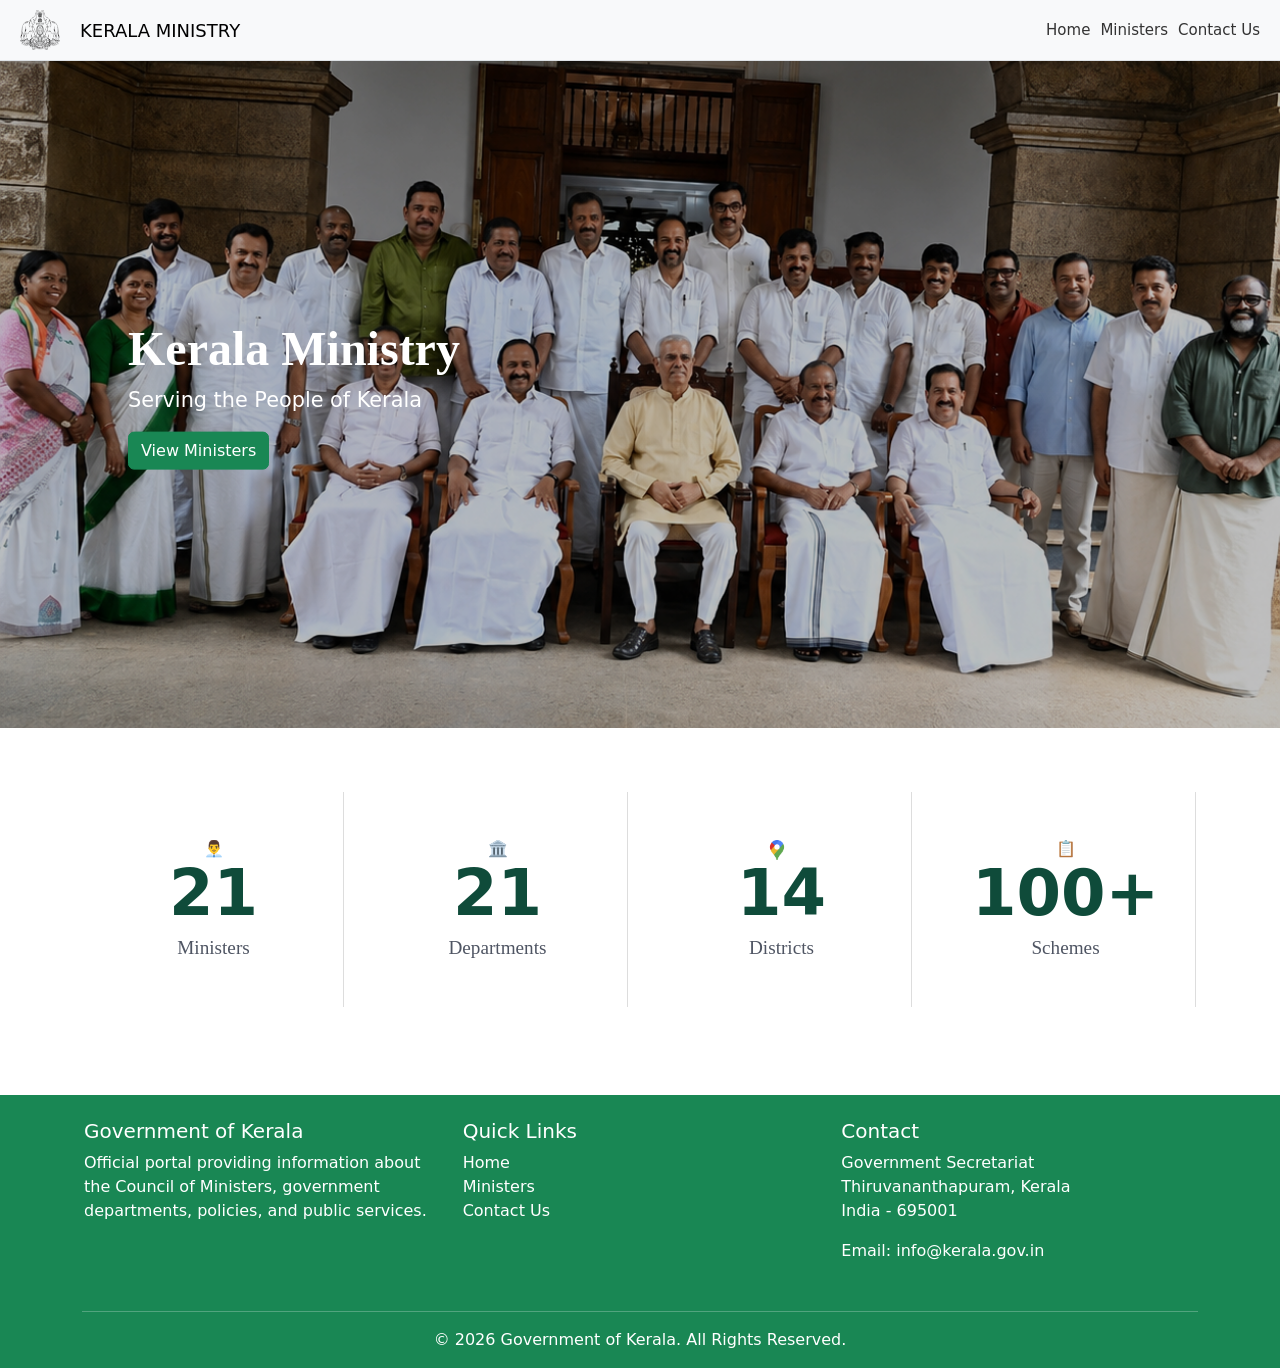
<file: index.html>
<!DOCTYPE html>
<html lang="en">
<head>
    <meta charset="UTF-8">
    <meta name="viewport" content="width=device-width, initial-scale=1.0">
    <title>Kerala Ministry</title>
    <link rel="stylesheet" href="style.css">
    <link href="https://cdn.jsdelivr.net/npm/bootstrap@5.3.8/dist/css/bootstrap.min.css" rel="stylesheet" integrity="sha384-sRIl4kxILFvY47J16cr9ZwB07vP4J8+LH7qKQnuqkuIAvNWLzeN8tE5YBujZqJLB" crossorigin="anonymous">
</head>
<body>
    <nav class="navbar-container">
        <div>
            <img src="govt-logo.png" alt="Kerala Logo" class="logo">
            <a href="#">KERALA MINISTRY</a>
        </div>
        <div class="nav-links">
            <a href="index.html">Home</a>
            <a href="ministers.html">Ministers</a>
            <a href="contact.html">Contact Us</a>
        </div>
    </nav>
    <div class="hero-section">
    <img src="all-ministers.png"
         alt="group photo of all ministers"
         class="ministers-grp-image">

    <div class="hero-text">
        <h1>Kerala Ministry</h1>
        <p>Serving the People of Kerala</p>
            <a href="ministers.html"><button class="btn btn-success">View Ministers</button></a>
    </div>
</div>
<section class="stats-section"> 
    <div class="container">
        <div class="row text-center g-4">

            <div class="col-md-3 col-6">
                <div class="stat-box">
                    <div class="icon">👨‍💼</div>
                    <h2>21</h2>
                    <p>Ministers</p>
                </div>
            </div>

            <div class="col-md-3 col-6">
                <div class="stat-box">
                    <div class="icon">🏛️</div>
                    <h2>21</h2>
                    <p>Departments</p>
                </div>
            </div>

            <div class="col-md-3 col-6">
                <div class="stat-box">
                    <div class="icon">
                        <img src="google-maps.png" alt="Districts Icon" class="icon-image">
                    </div>
                    <h2>14</h2>
                    <p>Districts</p>
                </div>
            </div>

            <div class="col-md-3 col-6">
                <div class="stat-box">
                    <div class="icon">📋</div>
                    <h2>100+</h2>
                    <p>Schemes</p>
                </div>
            </div>

        </div>
    </div>
</section>
<footer class="bg-success text-white pt-4 pb-3 mt-5">
    <div class="container">
        <div class="row">

            <!-- Ministry Information -->
            <div class="col-md-4 mb-3">
                <h5>Government of Kerala</h5>
                <p>
                    Official portal providing information about the Council of Ministers,
                    government departments, policies, and public services.
                </p>
            </div>

            <!-- Quick Links -->
            <div class="col-md-4 mb-3">
                <h5>Quick Links</h5>
                <ul class="list-unstyled">
                    <li><a href="index.html" class="text-white text-decoration-none">Home</a></li>
                    <li><a href="ministers.html" class="text-white text-decoration-none">Ministers</a></li>
                    <li><a href="contact.html" class="text-white text-decoration-none">Contact Us</a></li>
                </ul>
            </div>

            <!-- Contact Information -->
            <div class="col-md-4 mb-3">
                <h5>Contact</h5>
                <p>
                    Government Secretariat<br>
                    Thiruvananthapuram, Kerala<br>
                    India - 695001
                </p>
                <p>Email: info@kerala.gov.in</p>
            </div>

        </div>

        <hr class="border-light">

        <div class="text-center">
            <p class="mb-0">
                © 2026 Government of Kerala. All Rights Reserved.
            </p>
        </div>
    </div>
</footer>
    <script src="https://cdn.jsdelivr.net/npm/bootstrap@5.3.8/dist/js/bootstrap.bundle.min.js" integrity="sha384-FKyoEForCGlyvwx9Hj09JcYn3nv7wiPVlz7YYwJrWVcXK/BmnVDxM+D2scQbITxI" crossorigin="anonymous"></script>
</body>
</html>
</file>
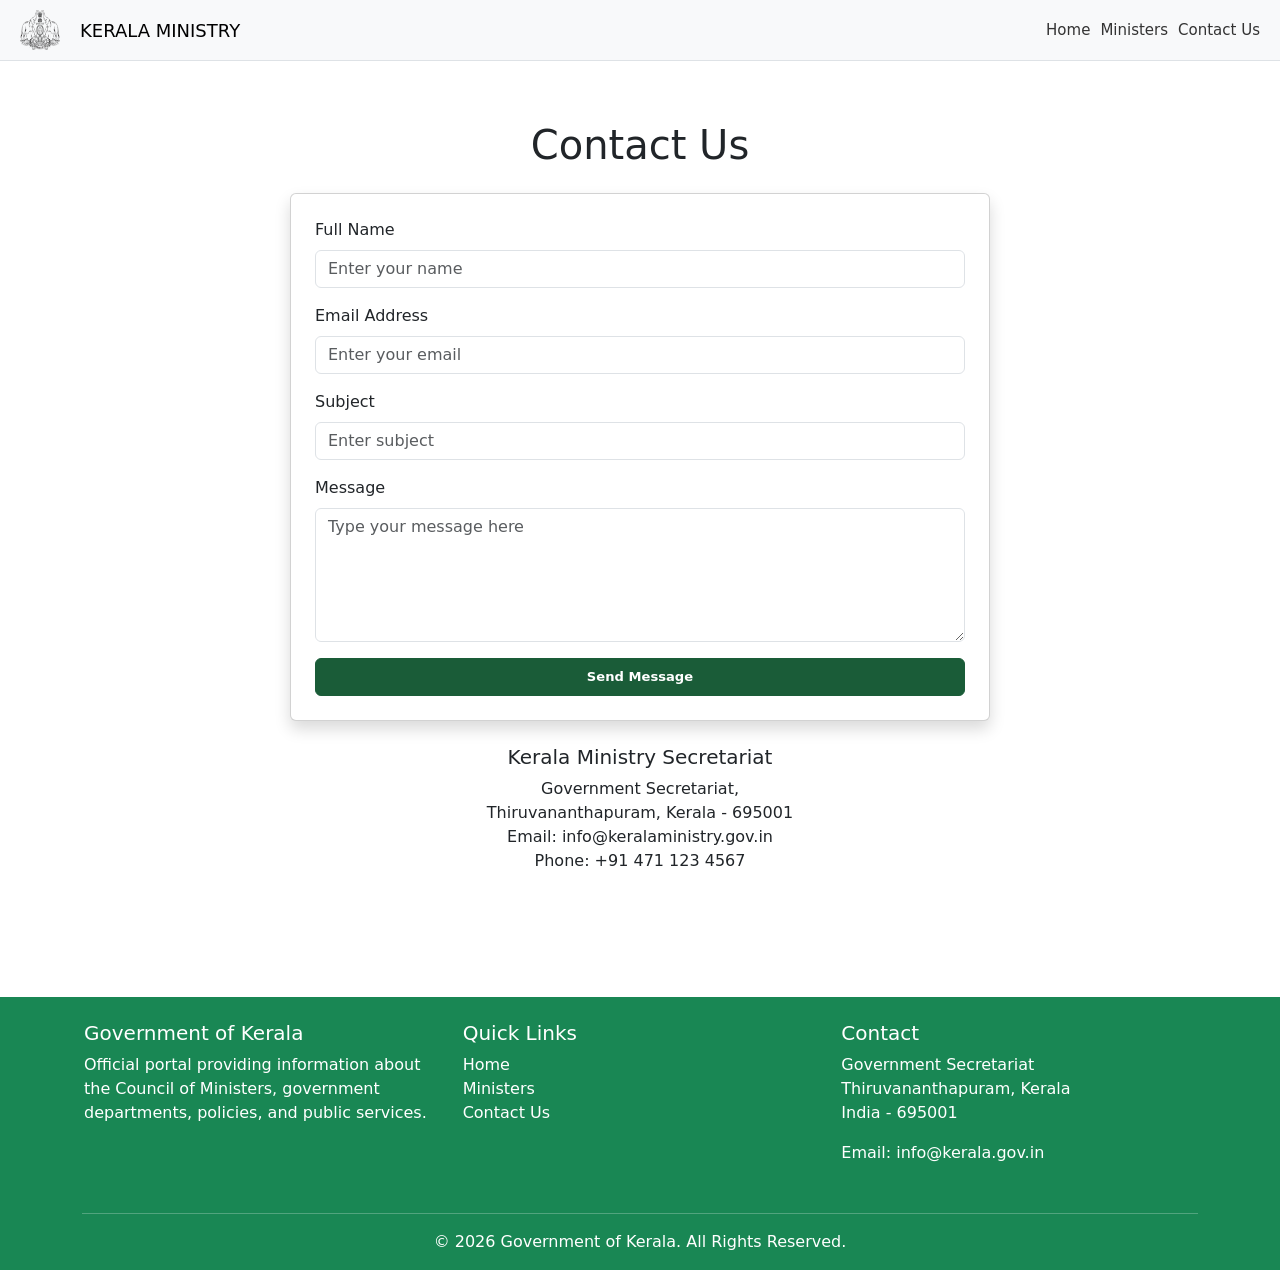
<file: contact.html>
<!DOCTYPE html>
<html lang="en">
<head>
    <meta charset="UTF-8">
    <meta name="viewport" content="width=device-width, initial-scale=1.0">
    <title>Contact Us - Kerala Ministry</title>
    <link rel="stylesheet" href="style.css">
    <link href="https://cdn.jsdelivr.net/npm/bootstrap@5.3.8/dist/css/bootstrap.min.css" rel="stylesheet">

</head>
<body>

    <!-- Navbar -->
    <nav class="navbar-container">
        <div>
            <img src="govt-logo.png" alt="Kerala Logo" class="logo">
            <a href="#">KERALA MINISTRY</a>
        </div>

        <div class="nav-links">
            <a href="index.html">Home</a>
            <a href="ministers.html">Ministers</a>
            <a href="contact.html">Contact Us</a>
        </div>
    </nav>

    <!-- Contact Section -->
    <section class="contact-section">
        <div class="container">
            <h1 class="text-center mb-4">Contact Us</h1>

            <div class="card shadow contact-card">
                <div class="card-body p-4">

                    <form>
                        <div class="mb-3">
                            <label class="form-label">Full Name</label>
                            <input type="text" class="form-control" placeholder="Enter your name">
                        </div>

                        <div class="mb-3">
                            <label class="form-label">Email Address</label>
                            <input type="email" class="form-control" placeholder="Enter your email">
                        </div>

                        <div class="mb-3">
                            <label class="form-label">Subject</label>
                            <input type="text" class="form-control" placeholder="Enter subject">
                        </div>

                        <div class="mb-3">
                            <label class="form-label">Message</label>
                            <textarea class="form-control" rows="5" placeholder="Type your message here"></textarea>
                        </div>

                        <button type="submit" class="btn btn-primary w-100">
                            Send Message
                        </button>
                    </form>

                </div>
            </div>

            <div class="text-center mt-4">
                <h5>Kerala Ministry Secretariat</h5>
                <p>
                    Government Secretariat,<br>
                    Thiruvananthapuram, Kerala - 695001<br>
                    Email: info@keralaministry.gov.in<br>
                    Phone: +91 471 123 4567
                </p>
            </div>
        </div>
    </section>
    <footer class="bg-success text-white pt-4 pb-3 mt-5">
    <div class="container">
        <div class="row">

            <!-- Ministry Information -->
            <div class="col-md-4 mb-3">
                <h5>Government of Kerala</h5>
                <p>
                    Official portal providing information about the Council of Ministers,
                    government departments, policies, and public services.
                </p>
            </div>

            <!-- Quick Links -->
            <div class="col-md-4 mb-3">
                <h5>Quick Links</h5>
                <ul class="list-unstyled">
                    <li><a href="index.html" class="text-white text-decoration-none">Home</a></li>
                    <li><a href="ministers.html" class="text-white text-decoration-none">Ministers</a></li>
                    <li><a href="contact.html" class="text-white text-decoration-none">Contact Us</a></li>
                </ul>
            </div>

            <!-- Contact Information -->
            <div class="col-md-4 mb-3">
                <h5>Contact</h5>
                <p>
                    Government Secretariat<br>
                    Thiruvananthapuram, Kerala<br>
                    India - 695001
                </p>
                <p>Email: info@kerala.gov.in</p>
            </div>

        </div>

        <hr class="border-light">

        <div class="text-center">
            <p class="mb-0">
                © 2026 Government of Kerala. All Rights Reserved.
            </p>
        </div>
    </div>
</footer>

</body>
</html>
</file>
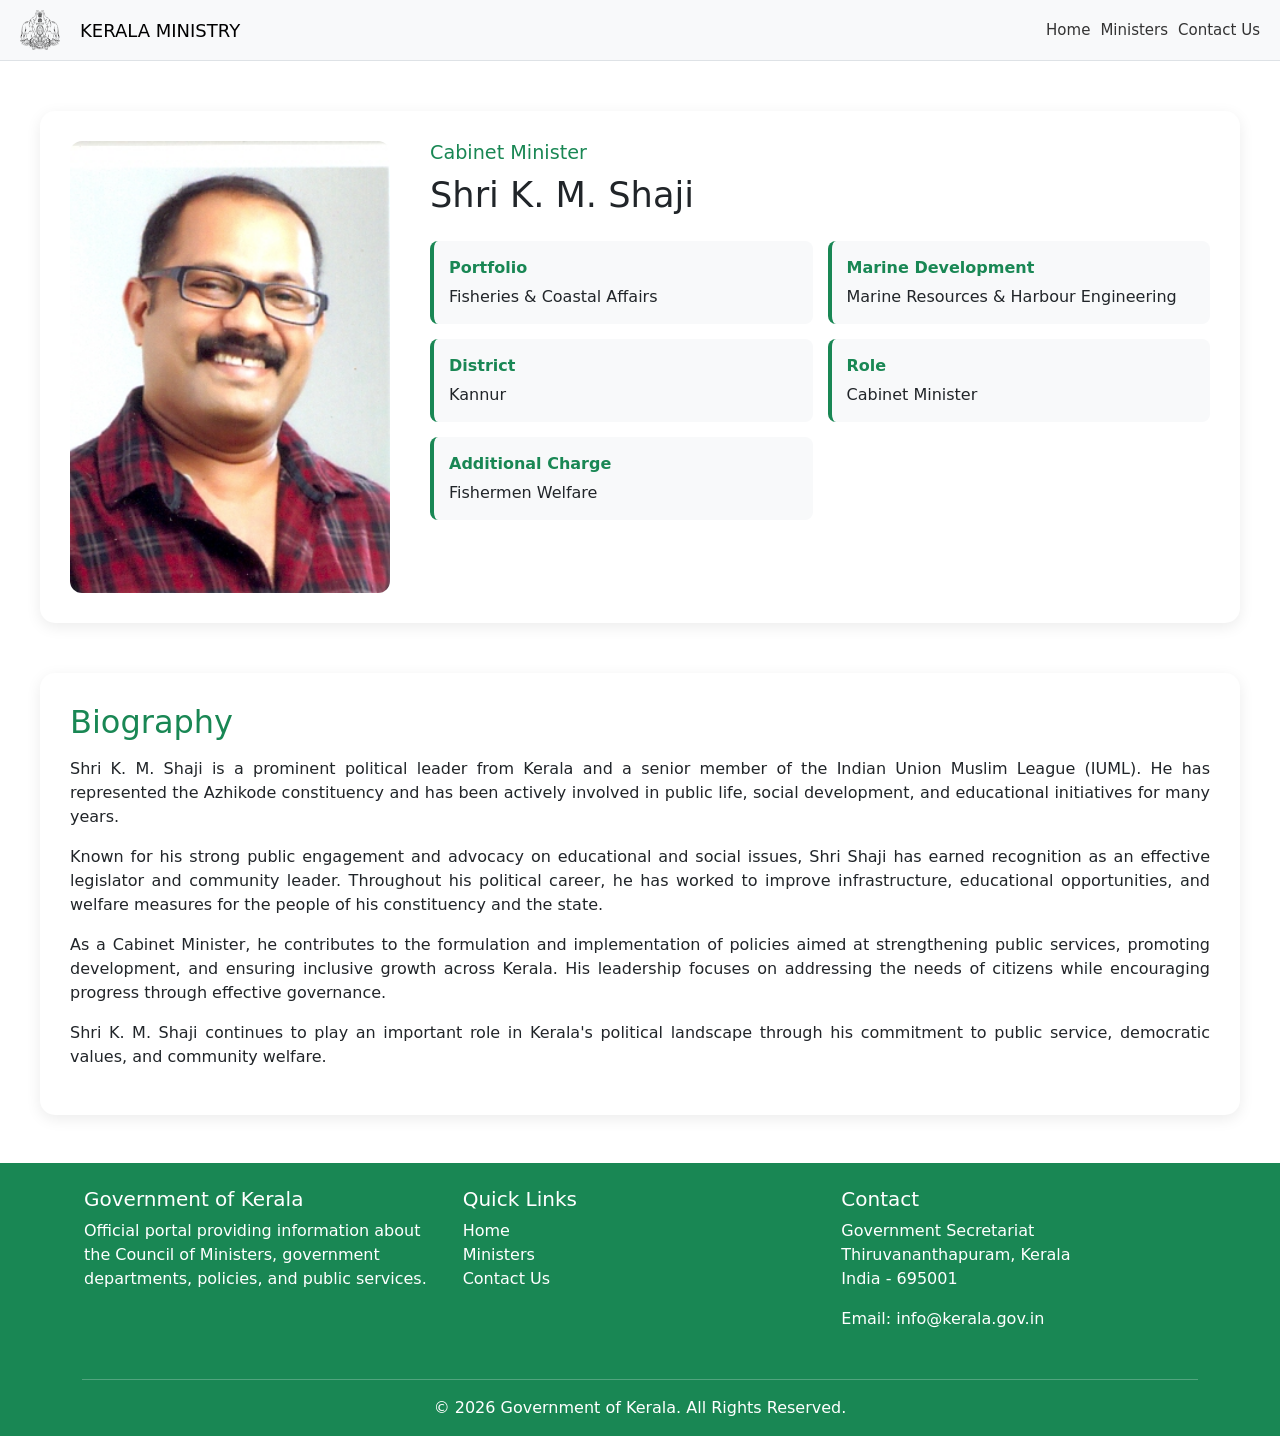
<file: kmshaji.html>
<!DOCTYPE html>
<html lang="en">
<head>
    <meta charset="UTF-8">
    <meta name="viewport" content="width=device-width, initial-scale=1.0">
    <title>K. M. Shaji | Kerala Ministry</title>

    <link rel="stylesheet" href="style.css">

    <link href="https://cdn.jsdelivr.net/npm/bootstrap@5.3.8/dist/css/bootstrap.min.css"
          rel="stylesheet"
          integrity="sha384-sRIl4kxILFvY47J16cr9ZwB07vP4J8+LH7qKQnuqkuIAvNWLzeN8tE5YBujZqJLB"
          crossorigin="anonymous">
</head>

<body>

    <!-- Navbar -->
    <nav class="navbar-container">
        <div>
            <img src="govt-logo.png" alt="Kerala Logo" class="logo">
            <a href="#">KERALA MINISTRY</a>
        </div>

        <div class="nav-links">
            <a href="index.html">Home</a>
            <a href="ministers.html">Ministers</a>
            <a href="contact.html">Contact Us</a>
        </div>
    </nav>

    <!-- Minister Profile -->
    <section class="minister-section">

        <img src="K. M. Shaji.jpg"
             alt="Shri K. M. Shaji">

        <div class="minister-details">

            <h2>Cabinet Minister</h2>
            <h1>Shri K. M. Shaji</h1>

            <div class="info-grid">

                <div class="info-item">
                <span class="label">Portfolio</span>
                <span>Fisheries & Coastal Affairs</span>
            </div>

            <div class="info-item">
                <span class="label">Marine Development</span>
                <span>Marine Resources & Harbour Engineering</span>
            </div>

            <div class="info-item">
                <span class="label">District</span>
                <span>Kannur</span>
            </div>

            <div class="info-item">
                <span class="label">Role</span>
                <span>Cabinet Minister</span>
            </div>

            <div class="info-item">
                <span class="label">Additional Charge</span>
                <span>Fishermen Welfare</span>
            </div>

            </div>

        </div>

    </section>

    <!-- Biography -->
    <section class="biography">
        <h2>Biography</h2>

        <p>
            Shri K. M. Shaji is a prominent political leader from Kerala and a
            senior member of the Indian Union Muslim League (IUML). He has
            represented the Azhikode constituency and has been actively involved
            in public life, social development, and educational initiatives for
            many years.
        </p>

        <p>
            Known for his strong public engagement and advocacy on educational
            and social issues, Shri Shaji has earned recognition as an effective
            legislator and community leader. Throughout his political career, he
            has worked to improve infrastructure, educational opportunities,
            and welfare measures for the people of his constituency and the
            state.
        </p>

        <p>
            As a Cabinet Minister, he contributes to the formulation and
            implementation of policies aimed at strengthening public services,
            promoting development, and ensuring inclusive growth across Kerala.
            His leadership focuses on addressing the needs of citizens while
            encouraging progress through effective governance.
        </p>

        <p>
            Shri K. M. Shaji continues to play an important role in Kerala's
            political landscape through his commitment to public service,
            democratic values, and community welfare.
        </p>
    </section>

    <!-- Footer -->
    <footer class="bg-success text-white pt-4 pb-3 mt-5">
        <div class="container">

            <div class="row">

                <div class="col-md-4 mb-3">
                    <h5>Government of Kerala</h5>
                    <p>
                        Official portal providing information about the Council
                        of Ministers, government departments, policies, and
                        public services.
                    </p>
                </div>

                <div class="col-md-4 mb-3">
                    <h5>Quick Links</h5>
                    <ul class="list-unstyled">
                        <li><a href="index.html" class="text-white text-decoration-none">Home</a></li>
                        <li><a href="ministers.html" class="text-white text-decoration-none">Ministers</a></li>
                        <li><a href="contact.html" class="text-white text-decoration-none">Contact Us</a></li>
                    </ul>
                </div>

                <div class="col-md-4 mb-3">
                    <h5>Contact</h5>
                    <p>
                        Government Secretariat<br>
                        Thiruvananthapuram, Kerala<br>
                        India - 695001
                    </p>
                    <p>Email: info@kerala.gov.in</p>
                </div>

            </div>

            <hr class="border-light">

            <div class="text-center">
                <p class="mb-0">
                    © 2026 Government of Kerala. All Rights Reserved.
                </p>
            </div>

        </div>
    </footer>

    <script src="https://cdn.jsdelivr.net/npm/bootstrap@5.3.8/dist/js/bootstrap.bundle.min.js"
            integrity="sha384-FKyoEForCGlyvwx9Hj09JcYn3nv7wiPVlz7YYwJrWVcXK/BmnVDxM+D2scQbITxI"
            crossorigin="anonymous"></script>

</body>
</html>
</file>
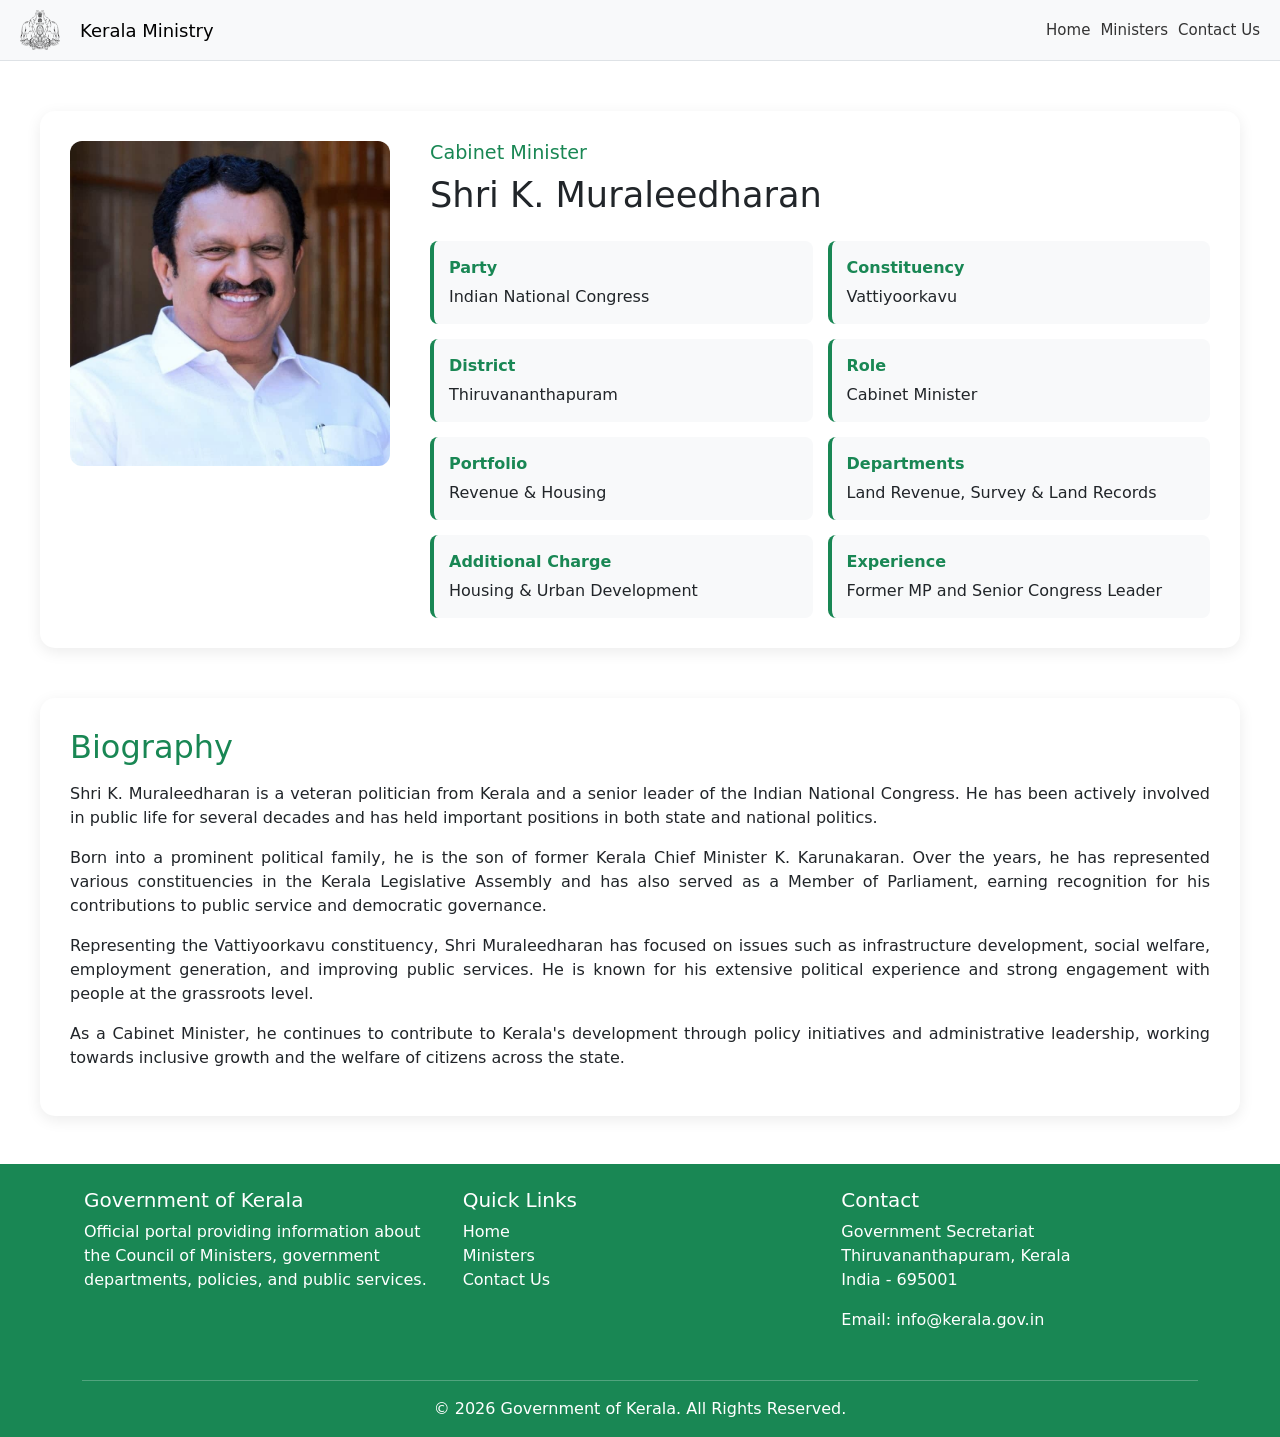
<file: kmuraleedharan.html>
<!DOCTYPE html>
<html lang="en">
<head>
    <meta charset="UTF-8">
    <meta name="viewport" content="width=device-width, initial-scale=1.0">
    <title>K. Muraleedharan | Kerala Ministry</title>

    <link rel="stylesheet" href="style.css">

    <link href="https://cdn.jsdelivr.net/npm/bootstrap@5.3.8/dist/css/bootstrap.min.css"
          rel="stylesheet"
          integrity="sha384-sRIl4kxILFvY47J16cr9ZwB07vP4J8+LH7qKQnuqkuIAvNWLzeN8tE5YBujZqJLB"
          crossorigin="anonymous">
</head>

<body>

    <!-- Navbar -->
    <nav class="navbar-container">
        <div>
            <img src="govt-logo.png" alt="Kerala Logo" class="logo">
            <a href="#">Kerala Ministry</a>
        </div>

        <div class="nav-links">
            <a href="index.html">Home</a>
            <a href="ministers.html">Ministers</a>
            <a href="contact.html">Contact Us</a>
        </div>
    </nav>

    <!-- Minister Profile -->
    <section class="minister-section">

        <img src="Muraleedharan.jpg"
             alt="Shri K. Muraleedharan">

        <div class="minister-details">

            <h2>Cabinet Minister</h2>
            <h1>Shri K. Muraleedharan</h1>

            <div class="info-grid">

                <div class="info-item">
                    <span class="label">Party</span>
                    <span>Indian National Congress</span>
                </div>

                <div class="info-item">
                    <span class="label">Constituency</span>
                    <span>Vattiyoorkavu</span>
                </div>

                <div class="info-item">
                    <span class="label">District</span>
                    <span>Thiruvananthapuram</span>
                </div>

                <div class="info-item">
                    <span class="label">Role</span>
                    <span>Cabinet Minister</span>
                </div>
                <div class="info-item">
                    <span class="label">Portfolio</span>
                    <span>Revenue & Housing</span>
                </div>

                <div class="info-item">
                    <span class="label">Departments</span>
                    <span>Land Revenue, Survey & Land Records</span>
                </div>

                <div class="info-item">
                    <span class="label">Additional Charge</span>
                    <span>Housing & Urban Development</span>
                </div>

                <div class="info-item">
                    <span class="label">Experience</span>
                    <span>Former MP and Senior Congress Leader</span>
                </div>

            </div>

        </div>

    </section>

    <!-- Biography -->
    <section class="biography">
        <h2>Biography</h2>

        <p>
            Shri K. Muraleedharan is a veteran politician from Kerala and a
            senior leader of the Indian National Congress. He has been actively
            involved in public life for several decades and has held important
            positions in both state and national politics.
        </p>

        <p>
            Born into a prominent political family, he is the son of former
            Kerala Chief Minister K. Karunakaran. Over the years, he has
            represented various constituencies in the Kerala Legislative
            Assembly and has also served as a Member of Parliament, earning
            recognition for his contributions to public service and democratic
            governance.
        </p>

        <p>
            Representing the Vattiyoorkavu constituency, Shri Muraleedharan has
            focused on issues such as infrastructure development, social welfare,
            employment generation, and improving public services. He is known
            for his extensive political experience and strong engagement with
            people at the grassroots level.
        </p>

        <p>
            As a Cabinet Minister, he continues to contribute to Kerala's
            development through policy initiatives and administrative leadership,
            working towards inclusive growth and the welfare of citizens across
            the state.
        </p>
    </section>

    <!-- Footer -->
    <footer class="bg-success text-white pt-4 pb-3 mt-5">
        <div class="container">

            <div class="row">

                <div class="col-md-4 mb-3">
                    <h5>Government of Kerala</h5>
                    <p>
                        Official portal providing information about the Council
                        of Ministers, government departments, policies, and
                        public services.
                    </p>
                </div>

                <div class="col-md-4 mb-3">
                    <h5>Quick Links</h5>
                    <ul class="list-unstyled">
                        <li><a href="index.html" class="text-white text-decoration-none">Home</a></li>
                        <li><a href="ministers.html" class="text-white text-decoration-none">Ministers</a></li>
                        <li><a href="contact.html" class="text-white text-decoration-none">Contact Us</a></li>
                    </ul>
                </div>

                <div class="col-md-4 mb-3">
                    <h5>Contact</h5>
                    <p>
                        Government Secretariat<br>
                        Thiruvananthapuram, Kerala<br>
                        India - 695001
                    </p>
                    <p>Email: info@kerala.gov.in</p>
                </div>

            </div>

            <hr class="border-light">

            <div class="text-center">
                <p class="mb-0">
                    © 2026 Government of Kerala. All Rights Reserved.
                </p>
            </div>

        </div>
    </footer>

    <script src="https://cdn.jsdelivr.net/npm/bootstrap@5.3.8/dist/js/bootstrap.bundle.min.js"
            integrity="sha384-FKyoEForCGlyvwx9Hj09JcYn3nv7wiPVlz7YYwJrWVcXK/BmnVDxM+D2scQbITxI"
            crossorigin="anonymous"></script>

</body>
</html>
</file>
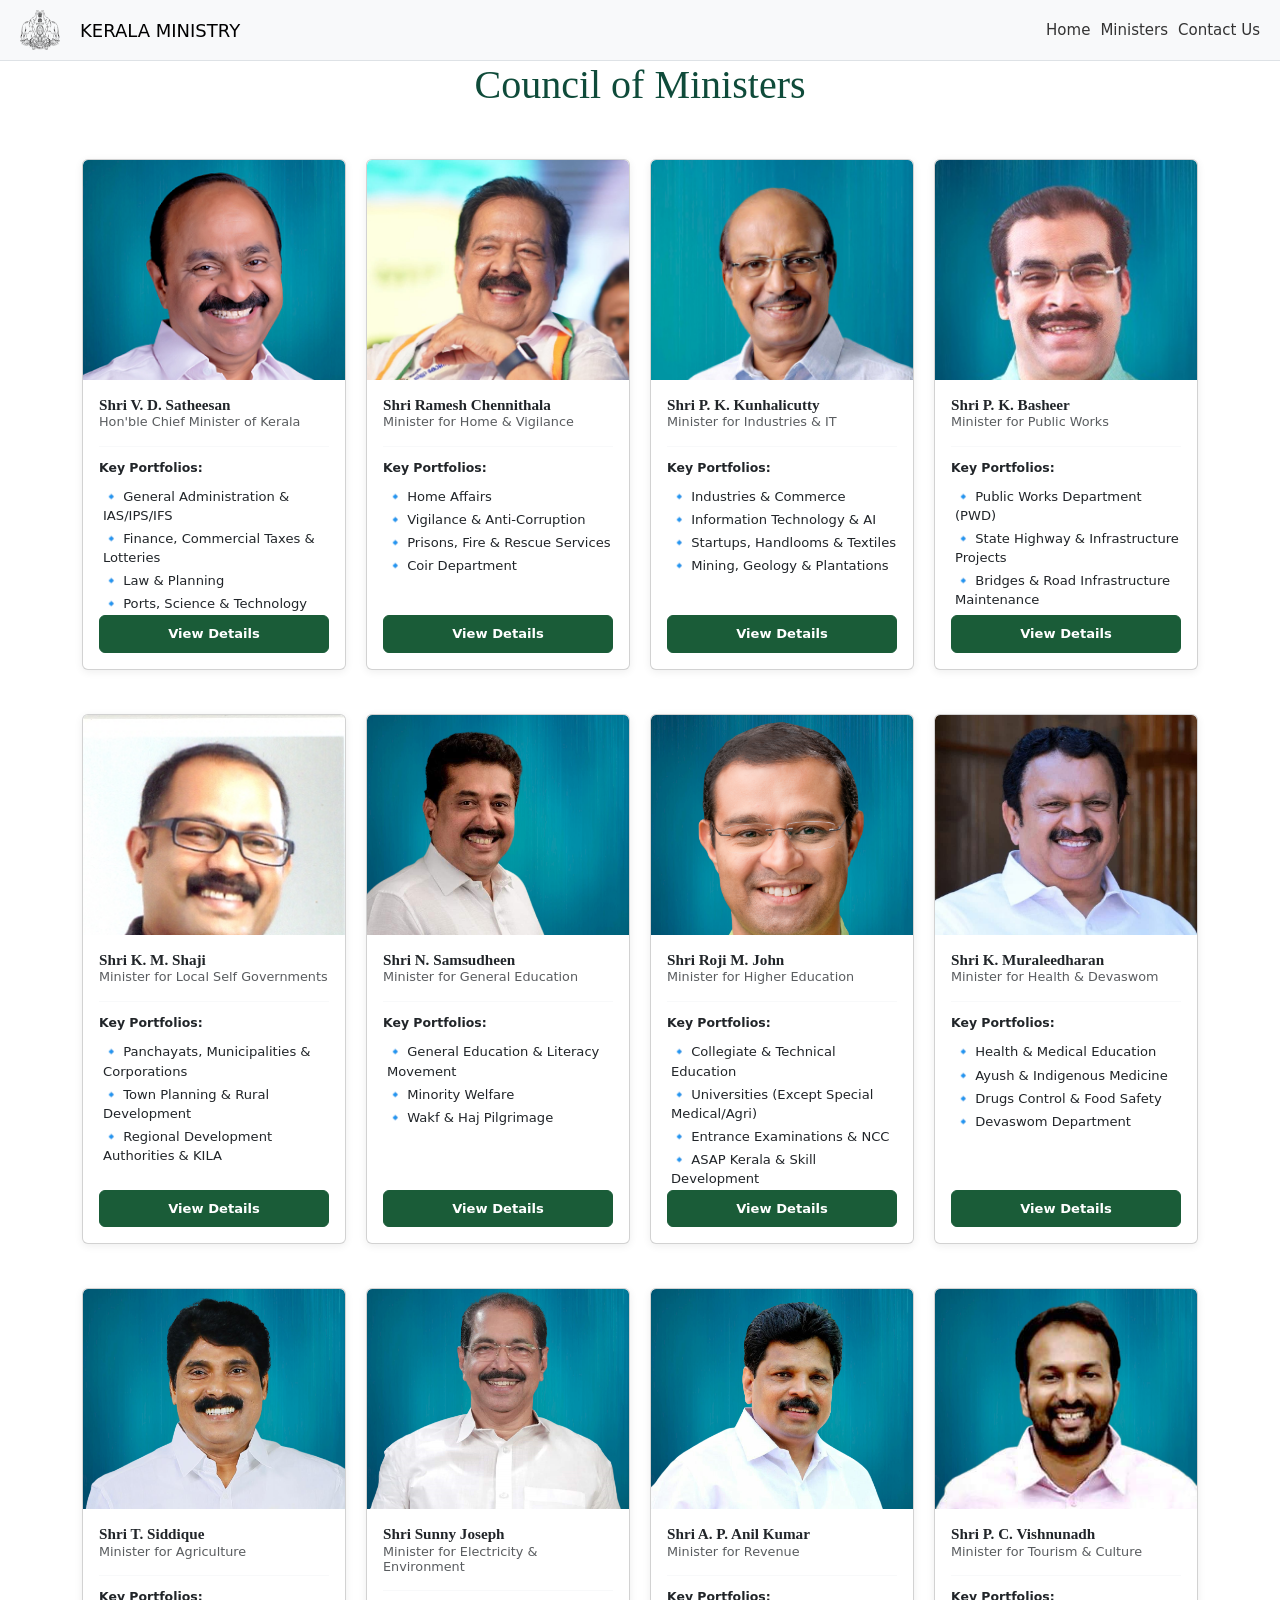
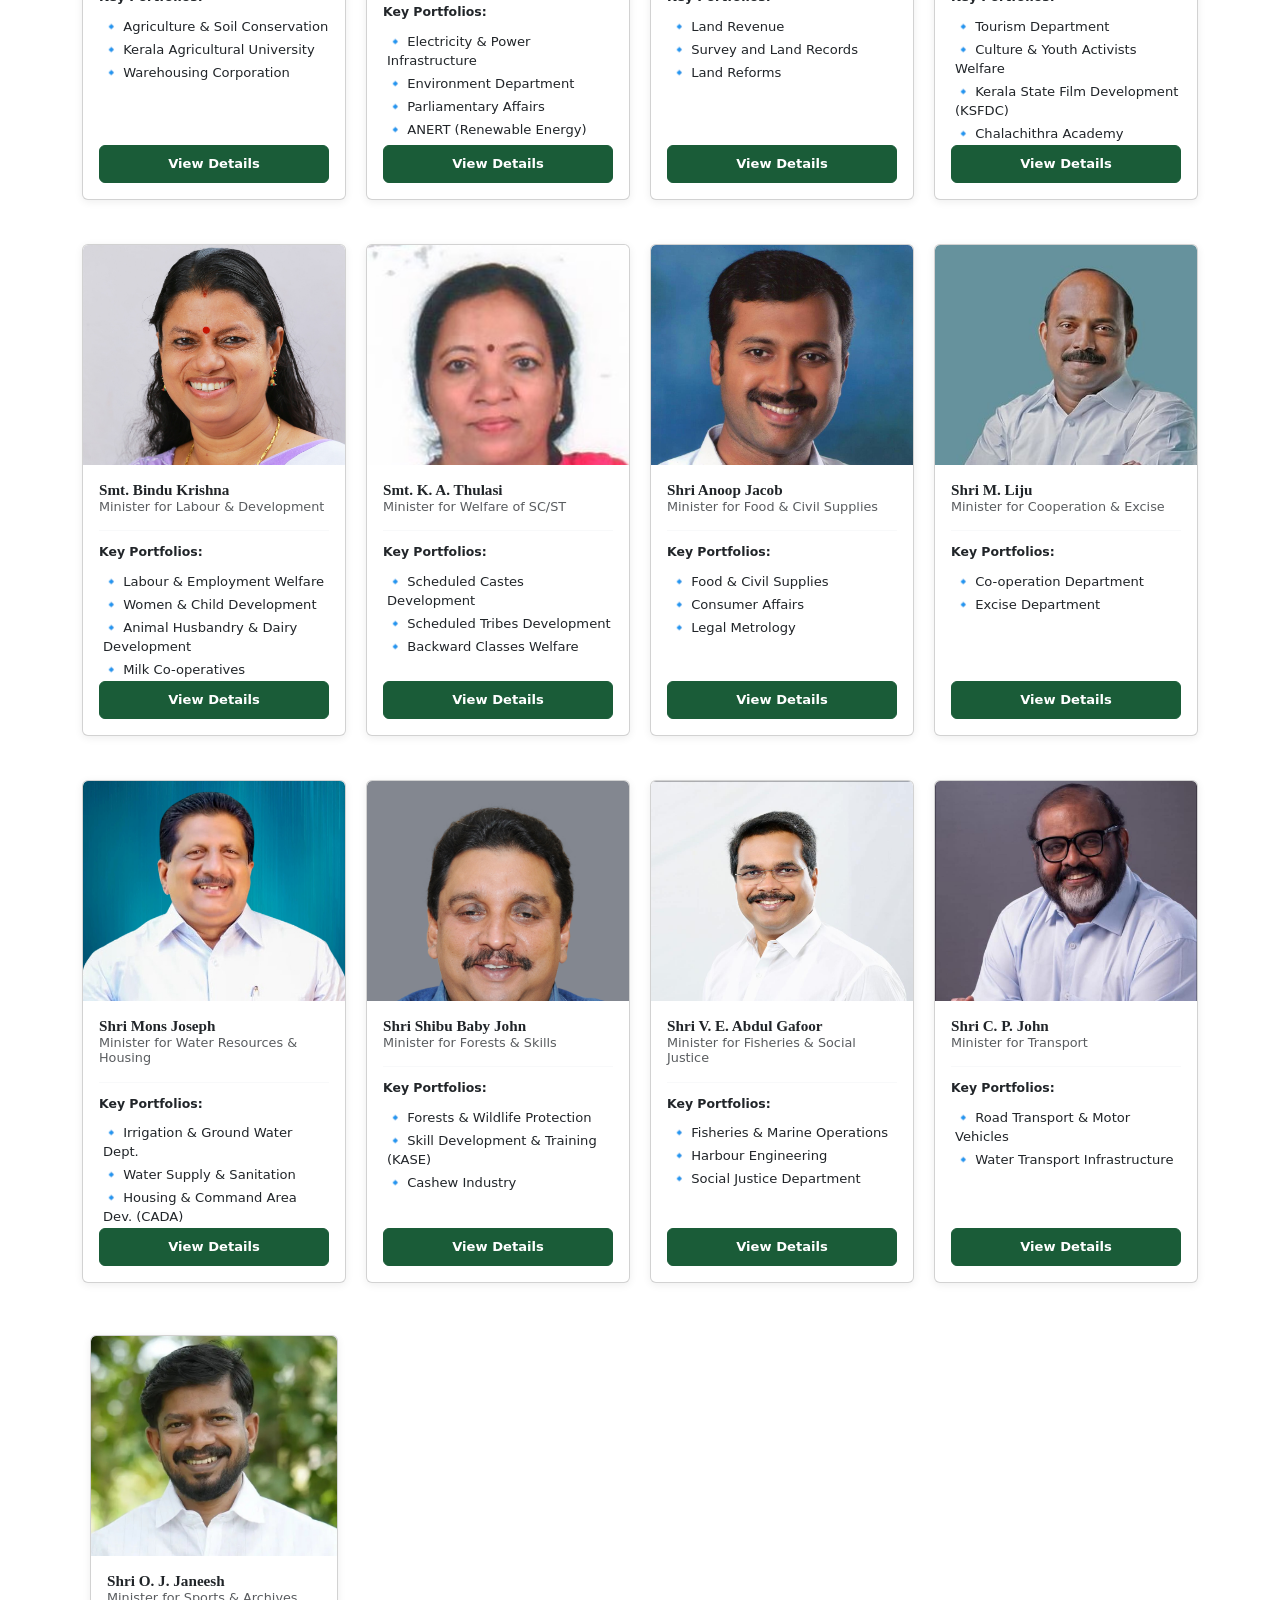
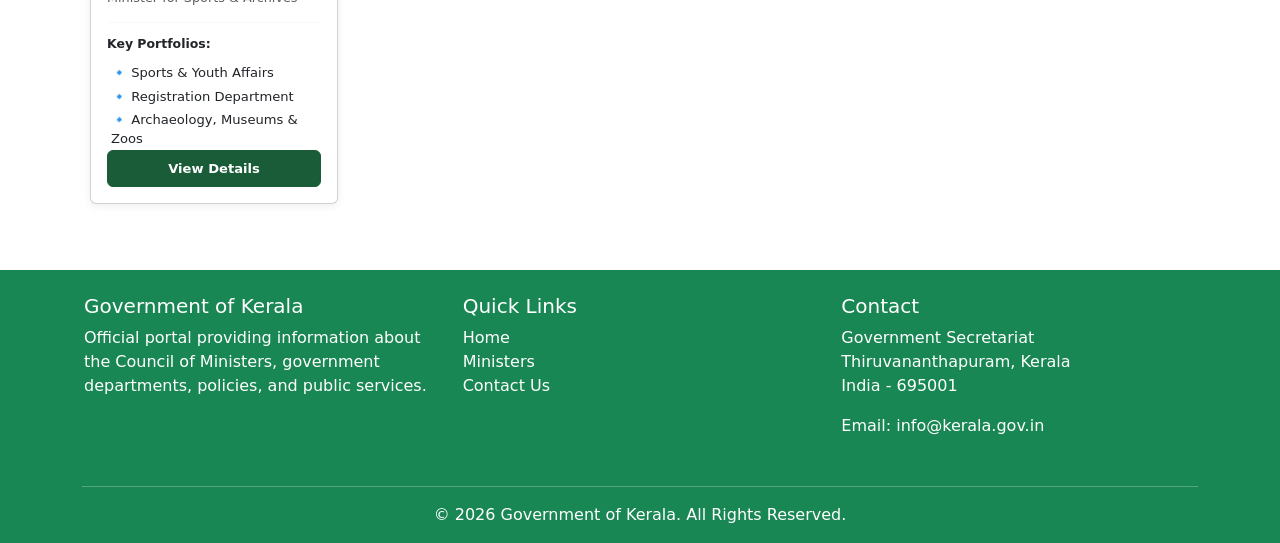
<file: ministers.html>
<!DOCTYPE html>
<html lang="en">

<head>
  <meta charset="UTF-8">
  <meta name="viewport" content="width=device-width, initial-scale=1.0">
  <title>Document</title>
  <link rel="stylesheet" href="style.css">
  <link href="https://cdn.jsdelivr.net/npm/bootstrap@5.3.8/dist/css/bootstrap.min.css" rel="stylesheet"
    integrity="sha384-sRIl4kxILFvY47J16cr9ZwB07vP4J8+LH7qKQnuqkuIAvNWLzeN8tE5YBujZqJLB" crossorigin="anonymous">
</head>

<body>
  <nav class="navbar-container">
    <div>
      <img src="govt-logo.png" alt="Kerala Logo" class="logo">
      <a href="#">KERALA MINISTRY</a>
    </div>
    <div class="nav-links">
      <a href="index.html">Home</a>
      <a href="ministers.html">Ministers</a>
      <a href="contact.html">Contact Us</a>
    </div>
  </nav>
  <h1 class="council-title">Council of Ministers</h1>
  <div class="container text-center">
    <div class="row">
      <div class="col">
        <div class="card" style="width: 18rem;">
          <img src="V.D. Satheesan.jpg" class="card-img-top" alt="Shri V. D. Satheesan">
          <div class="card-body">
            <h5 class="card-title mb-1">Shri V. D. Satheesan</h5>
            <h6 class="card-subtitle mb-3 text-muted">Hon'ble Chief Minister of Kerala</h6>

            <hr>

            <p class="card-text"><strong>Key Portfolios:</strong></p>
            <ul class="list-unstyled ps-1" style="font-size: 0.9rem; min-height: 140px;">
              <li>🔹 General Administration &amp; IAS/IPS/IFS</li>
              <li>🔹 Finance, Commercial Taxes &amp; Lotteries</li>
              <li>🔹 Law &amp; Planning</li>
              <li>🔹 Ports, Science &amp; Technology</li>
            </ul>
            <a href="vdsatheeshan.html" class="btn btn-primary w-100 mt-2">View Details</a>
          </div>
        </div>
      </div>
      <div class="col">
        <div class="card" style="width: 18rem;">
          <img src="ramesh_chennithala.jpg" class="card-img-top" alt="Shri Ramesh Chennithala">
          <div class="card-body">
            <h5 class="card-title mb-1">Shri Ramesh Chennithala</h5>
            <h6 class="card-subtitle mb-3 text-muted">Minister for Home &amp; Vigilance</h6>
            <hr>
            <p class="card-text"><strong>Key Portfolios:</strong></p>
            <ul class="list-unstyled ps-1" style="font-size: 0.9rem; min-height: 140px;">
              <li>🔹 Home Affairs</li>
              <li>🔹 Vigilance &amp; Anti-Corruption</li>
              <li>🔹 Prisons, Fire &amp; Rescue Services</li>
              <li>🔹 Coir Department</li>
            </ul>
            <a href="ramesh-chennithala.html" class="btn btn-primary w-100 mt-2">View Details</a>
          </div>
        </div>
      </div>
      <div class="col">
        <div class="card" style="width: 18rem;">
          <img src="kuzhalikutty.jpg" class="card-img-top" alt="Shri P. K. Kunhalicutty">
          <div class="card-body">
            <h5 class="card-title mb-1">Shri P. K. Kunhalicutty</h5>
            <h6 class="card-subtitle mb-3 text-muted">Minister for Industries &amp; IT</h6>
            <hr>
            <p class="card-text"><strong>Key Portfolios:</strong></p>
            <ul class="list-unstyled ps-1" style="font-size: 0.9rem; min-height: 140px;">
              <li>🔹 Industries &amp; Commerce</li>
              <li>🔹 Information Technology &amp; AI</li>
              <li>🔹 Startups, Handlooms &amp; Textiles</li>
              <li>🔹 Mining, Geology &amp; Plantations</li>
            </ul>
            <a href="pkkunhalikutty.html" class="btn btn-primary w-100 mt-2">View Details</a>
          </div>
        </div>
      </div>
      <div class="col">
        <div class="card" style="width: 18rem;">
          <img src="34PKBasheerEranad.jpg" class="card-img-top" alt="Shri P. K. Basheer">
          <div class="card-body">
            <h5 class="card-title mb-1">Shri P. K. Basheer</h5>
            <h6 class="card-subtitle mb-3 text-muted">Minister for Public Works</h6>
            <hr>
            <p class="card-text"><strong>Key Portfolios:</strong></p>
            <ul class="list-unstyled ps-1" style="font-size: 0.9rem; min-height: 140px;">
              <li>🔹 Public Works Department (PWD)</li>
              <li>🔹 State Highway &amp; Infrastructure Projects</li>
              <li>🔹 Bridges &amp; Road Infrastructure Maintenance</li>
            </ul>
            <a href="pkbasheer.html" class="btn btn-primary w-100 mt-2">View Details</a>
          </div>
        </div>
      </div>
    </div>
  </div>
  </div>
  <div class="container text-center mt-4">
    <div class="row">
      <div class="col">
        <div class="card">
          <img src="K. M. Shaji.jpg" class="card-img-top" alt="Shri K. M. Shaji">
          <div class="card-body">
            <h5 class="card-title mb-1">Shri K. M. Shaji</h5>
            <h6 class="card-subtitle mb-3 text-muted">Minister for Local Self Governments</h6>
            <hr>
            <p class="card-text"><strong>Key Portfolios:</strong></p>
            <ul class="list-unstyled ps-1" style="font-size: 0.9rem;">
              <li>🔹 Panchayats, Municipalities &amp; Corporations</li>
              <li>🔹 Town Planning &amp; Rural Development</li>
              <li>🔹 Regional Development Authorities &amp; KILA</li>
            </ul>
            <a href="kmshaji.html" class="btn btn-primary w-100 mt-2">View Details</a>
          </div>
        </div>
      </div>
      <div class="col">
        <div class="card">
          <img src="54 Samsudheen Mannarkkad.jpg" class="card-img-top" alt="Shri N. Samsudheen">
          <div class="card-body">
            <h5 class="card-title mb-1">Shri N. Samsudheen</h5>
            <h6 class="card-subtitle mb-3 text-muted">Minister for General Education</h6>
            <hr>
            <p class="card-text"><strong>Key Portfolios:</strong></p>
            <ul class="list-unstyled ps-1" style="font-size: 0.9rem;">
              <li>🔹 General Education &amp; Literacy Movement</li>
              <li>🔹 Minority Welfare</li>
              <li>🔹 Wakf &amp; Haj Pilgrimage</li>
            </ul>
            <a href="nsamsudheen.html" class="btn btn-primary w-100 mt-2">View Details</a>
          </div>
        </div>
      </div>
      <div class="col">
        <div class="card">
          <img src="75 Roji M John Angamaly.jpg" class="card-img-top" alt="Shri Roji M. John">
          <div class="card-body">
            <h5 class="card-title mb-1">Shri Roji M. John</h5>
            <h6 class="card-subtitle mb-3 text-muted">Minister for Higher Education</h6>
            <hr>
            <p class="card-text"><strong>Key Portfolios:</strong></p>
            <ul class="list-unstyled ps-1" style="font-size: 0.9rem;">
              <li>🔹 Collegiate &amp; Technical Education</li>
              <li>🔹 Universities (Except Special Medical/Agri)</li>
              <li>🔹 Entrance Examinations &amp; NCC</li>
              <li>🔹 ASAP Kerala &amp; Skill Development</li>
            </ul>
            <a href="rojimjohn.html" class="btn btn-primary w-100 mt-2">View Details</a>
          </div>
        </div>
      </div>
      <div class="col">
        <div class="card">
          <img src="Muraleedharan.jpg" class="card-img-top" alt="Shri K. Muraleedharan">
          <div class="card-body">
            <h5 class="card-title mb-1">Shri K. Muraleedharan</h5>
            <h6 class="card-subtitle mb-3 text-muted">Minister for Health &amp; Devaswom</h6>
            <hr>
            <p class="card-text"><strong>Key Portfolios:</strong></p>
            <ul class="list-unstyled ps-1" style="font-size: 0.9rem;">
              <li>🔹 Health &amp; Medical Education</li>
              <li>🔹 Ayush &amp; Indigenous Medicine</li>
              <li>🔹 Drugs Control &amp; Food Safety</li>
              <li>🔹 Devaswom Department</li>
            </ul>
            <a href="kmuraleedharan.html" class="btn btn-primary w-100 mt-2">View Details</a>
          </div>
        </div>
      </div>
    </div>
  </div>

  <div class="container text-center mt-4">
    <div class="row">
      <div class="col">
        <div class="card">
          <img src="19tsiddiquekalpetta.jpg" class="card-img-top" alt="Shri T. Siddique">
          <div class="card-body">
            <h5 class="card-title mb-1">Shri T. Siddique</h5>
            <h6 class="card-subtitle mb-3 text-muted">Minister for Agriculture</h6>
            <hr>
            <p class="card-text"><strong>Key Portfolios:</strong></p>
            <ul class="list-unstyled ps-1" style="font-size: 0.9rem;">
              <li>🔹 Agriculture &amp; Soil Conservation</li>
              <li>🔹 Kerala Agricultural University</li>
              <li>🔹 Warehousing Corporation</li>
            </ul>
            <a href="#" class="btn btn-primary w-100 mt-2">View Details</a>
          </div>
        </div>
      </div>
      <div class="col">
        <div class="card">
          <img src="16sunnyjosephperavoor.jpg" class="card-img-top" alt="Shri Sunny Joseph">
          <div class="card-body">
            <h5 class="card-title mb-1">Shri Sunny Joseph</h5>
            <h6 class="card-subtitle mb-3 text-muted">Minister for Electricity &amp; Environment</h6>
            <hr>
            <p class="card-text"><strong>Key Portfolios:</strong></p>
            <ul class="list-unstyled ps-1" style="font-size: 0.9rem;">
              <li>🔹 Electricity &amp; Power Infrastructure</li>
              <li>🔹 Environment Department</li>
              <li>🔹 Parliamentary Affairs</li>
              <li>🔹 ANERT (Renewable Energy)</li>
            </ul>
            <a href="#" class="btn btn-primary w-100 mt-2">View Details</a>
          </div>
        </div>
      </div>
      <div class="col">
        <div class="card">
          <img src="36APAnilkumarWandoor.jpg" class="card-img-top" alt="Shri A. P. Anil Kumar">
          <div class="card-body">
            <h5 class="card-title mb-1">Shri A. P. Anil Kumar</h5>
            <h6 class="card-subtitle mb-3 text-muted">Minister for Revenue</h6>
            <hr>
            <p class="card-text"><strong>Key Portfolios:</strong></p>
            <ul class="list-unstyled ps-1" style="font-size: 0.9rem;">
              <li>🔹 Land Revenue</li>
              <li>🔹 Survey and Land Records</li>
              <li>🔹 Land Reforms</li>
            </ul>
            <a href="#" class="btn btn-primary w-100 mt-2">View Details</a>
          </div>
        </div>
      </div>
      <div class="col">
        <div class="card">
          <img src="123 PC Vishnunadh Kundara.jpg" class="card-img-top" alt="Shri P. C. Vishnunadh">
          <div class="card-body">
            <h5 class="card-title mb-1">Shri P. C. Vishnunadh</h5>
            <h6 class="card-subtitle mb-3 text-muted">Minister for Tourism &amp; Culture</h6>
            <hr>
            <p class="card-text"><strong>Key Portfolios:</strong></p>
            <ul class="list-unstyled ps-1" style="font-size: 0.9rem;">
              <li>🔹 Tourism Department</li>
              <li>🔹 Culture &amp; Youth Activists Welfare</li>
              <li>🔹 Kerala State Film Development (KSFDC)</li>
              <li>🔹 Chalachithra Academy</li>
            </ul>
            <a href="#" class="btn btn-primary w-100 mt-2">View Details</a>
          </div>
        </div>
      </div>
    </div>
  </div>

  <div class="container text-center mt-4">
    <div class="row">
      <div class="col">
        <div class="card" style="width: 22rem; vertical-align: top;">
          <img src="Bindu Krishna.jpg" class="card-img-top" alt="Smt. Bindu Krishna">
          <div class="card-body">
            <h5 class="card-title mb-1">Smt. Bindu Krishna</h5>
            <h6 class="card-subtitle mb-3 text-muted">Minister for Labour &amp; Development</h6>
            <hr>
            <p class="card-text"><strong>Key Portfolios:</strong></p>
            <ul class="list-unstyled ps-1" style="font-size: 0.9rem; min-height: 140px;">
              <li>🔹 Labour &amp; Employment Welfare</li>
              <li>🔹 Women &amp; Child Development</li>
              <li>🔹 Animal Husbandry &amp; Dairy Development</li>
              <li>🔹 Milk Co-operatives</li>
            </ul>
            <a href="#" class="btn btn-primary w-100 mt-2">View Details</a>
          </div>
        </div>
      </div>
      <div class="col">
        <div class="card" style="width: 22rem; vertical-align: top;">
          <img src="Thulasi.jpg" class="card-img-top" alt="Smt. K. A. Thulasi">
          <div class="card-body">
            <h5 class="card-title mb-1">Smt. K. A. Thulasi</h5>
            <h6 class="card-subtitle mb-3 text-muted">Minister for Welfare of SC/ST</h6>
            <hr>
            <p class="card-text"><strong>Key Portfolios:</strong></p>
            <ul class="list-unstyled ps-1" style="font-size: 0.9rem; min-height: 140px;">
              <li>🔹 Scheduled Castes Development</li>
              <li>🔹 Scheduled Tribes Development</li>
              <li>🔹 Backward Classes Welfare</li>
            </ul>
            <a href="#" class="btn btn-primary w-100 mt-2">View Details</a>
          </div>
        </div>
      </div>
      <div class="col">
        <div class="card" style="width: 22rem; vertical-align: top;">
          <img src="85 anoop jacob.jpg" class="card-img-top" alt="Shri Anoop Jacob">
          <div class="card-body">
            <h5 class="card-title mb-1">Shri Anoop Jacob</h5>
            <h6 class="card-subtitle mb-3 text-muted">Minister for Food &amp; Civil Supplies</h6>
            <hr>
            <p class="card-text"><strong>Key Portfolios:</strong></p>
            <ul class="list-unstyled ps-1" style="font-size: 0.9rem; min-height: 140px;">
              <li>🔹 Food &amp; Civil Supplies</li>
              <li>🔹 Consumer Affairs</li>
              <li>🔹 Legal Metrology</li>
            </ul>
            <a href="#" class="btn btn-primary w-100 mt-2">View Details</a>
          </div>
        </div>
      </div>
      <div class="col">
        <div class="card" style="width: 22rem; vertical-align: top;">
          <img src="M.Liju.jpg" class="card-img-top" alt="Shri M. Liju">
          <div class="card-body">
            <h5 class="card-title mb-1">Shri M. Liju</h5>
            <h6 class="card-subtitle mb-3 text-muted">Minister for Cooperation &amp; Excise</h6>
            <hr>
            <p class="card-text"><strong>Key Portfolios:</strong></p>
            <ul class="list-unstyled ps-1" style="font-size: 0.9rem; min-height: 140px;">
              <li>🔹 Co-operation Department</li>
              <li>🔹 Excise Department</li>
            </ul>
            <a href="#" class="btn btn-primary w-100 mt-2">View Details</a>
          </div>
        </div>
      </div>
    </div>
  </div>

  <div class="container text-center mt-4">
    <div class="row">
      <div class="col">
        <div class="card">
          <img src="94 Mons Joseph Kaduthuruthy.jpg" class="card-img-top" alt="Shri Mons Joseph">
          <div class="card-body">
            <h5 class="card-title mb-1">Shri Mons Joseph</h5>
            <h6 class="card-subtitle mb-3 text-muted">Minister for Water Resources &amp; Housing</h6>
            <hr>
            <p class="card-text"><strong>Key Portfolios:</strong></p>
            <ul class="list-unstyled ps-1" style="font-size: 0.9rem;">
              <li>🔹 Irrigation &amp; Ground Water Dept.</li>
              <li>🔹 Water Supply &amp; Sanitation</li>
              <li>🔹 Housing &amp; Command Area Dev. (CADA)</li>
            </ul>
            <a href="#" class="btn btn-primary w-100 mt-2">View Details</a>
          </div>
        </div>
      </div>
      <div class="col">
        <div class="card">
          <img src="Shibu-Baby-John.jpg" class="card-img-top" alt="Shri Shibu Baby John">
          <div class="card-body">
            <h5 class="card-title mb-1">Shri Shibu Baby John</h5>
            <h6 class="card-subtitle mb-3 text-muted">Minister for Forests &amp; Skills</h6>
            <hr>
            <p class="card-text"><strong>Key Portfolios:</strong></p>
            <ul class="list-unstyled ps-1" style="font-size: 0.9rem;">
              <li>🔹 Forests &amp; Wildlife Protection</li>
              <li>🔹 Skill Development &amp; Training (KASE)</li>
              <li>🔹 Cashew Industry</li>
            </ul>
            <a href="#" class="btn btn-primary w-100 mt-2">View Details</a>
          </div>
        </div>
      </div>
      <div class="col">
        <div class="card">
          <img src="Abdul Gafoor.jpg" class="card-img-top" alt="Shri V. E. Abdul Gafoor">
          <div class="card-body">
            <h5 class="card-title mb-1">Shri V. E. Abdul Gafoor</h5>
            <h6 class="card-subtitle mb-3 text-muted">Minister for Fisheries &amp; Social Justice</h6>
            <hr>
            <p class="card-text"><strong>Key Portfolios:</strong></p>
            <ul class="list-unstyled ps-1" style="font-size: 0.9rem;">
              <li>🔹 Fisheries &amp; Marine Operations</li>
              <li>🔹 Harbour Engineering</li>
              <li>🔹 Social Justice Department</li>
            </ul>
            <a href="#" class="btn btn-primary w-100 mt-2">View Details</a>
          </div>
        </div>
      </div>
      <div class="col">
        <div class="card">
          <img src="c p john.jpg" class="card-img-top" alt="Shri C. P. John">
          <div class="card-body">
            <h5 class="card-title mb-1">Shri C. P. John</h5>
            <h6 class="card-subtitle mb-3 text-muted">Minister for Transport</h6>
            <hr>
            <p class="card-text"><strong>Key Portfolios:</strong></p>
            <ul class="list-unstyled ps-1" style="font-size: 0.9rem;">
              <li>🔹 Road Transport &amp; Motor Vehicles</li>
              <li>🔹 Water Transport Infrastructure</li>
            </ul>
            <a href="#" class="btn btn-primary w-100 mt-2">View Details</a>
          </div>
        </div>
      </div>
    </div>
  </div>

  <div class="container text-center mt-4">
    <div class="row">
      <div class="col">
        <div class="card d-inline-block m-2" style="width: 22rem; vertical-align: top;">
          <img src="oj-janeesh-jpg.jpg" class="card-img-top" alt="Shri O. J. Janeesh">
          <div class="card-body">
            <h5 class="card-title mb-1">Shri O. J. Janeesh</h5>
            <h6 class="card-subtitle mb-3 text-muted">Minister for Sports &amp; Archives</h6>
            <hr>
            <p class="card-text"><strong>Key Portfolios:</strong></p>
            <ul class="list-unstyled ps-1" style="font-size: 0.9rem; min-height: 140px;">
              <li>🔹 Sports &amp; Youth Affairs</li>
              <li>🔹 Registration Department</li>
              <li>🔹 Archaeology, Museums &amp; Zoos</li>
            </ul>
            <a href="#" class="btn btn-primary w-100 mt-2">View Details</a>
          </div>
        </div>
      </div>
    </div>
  </div>
  <footer class="bg-success text-white pt-4 pb-3 mt-5">
    <div class="container">
      <div class="row">

        <!-- Ministry Information -->
        <div class="col-md-4 mb-3">
          <h5>Government of Kerala</h5>
          <p>
            Official portal providing information about the Council of Ministers,
            government departments, policies, and public services.
          </p>
        </div>

        <!-- Quick Links -->
        <div class="col-md-4 mb-3">
          <h5>Quick Links</h5>
          <ul class="list-unstyled">
            <li><a href="index.html" class="text-white text-decoration-none">Home</a></li>
            <li><a href="ministers.html" class="text-white text-decoration-none">Ministers</a></li>
            <li><a href="contact.html" class="text-white text-decoration-none">Contact Us</a></li>
          </ul>
        </div>

        <!-- Contact Information -->
        <div class="col-md-4 mb-3">
          <h5>Contact</h5>
          <p>
            Government Secretariat<br>
            Thiruvananthapuram, Kerala<br>
            India - 695001
          </p>
          <p>Email: info@kerala.gov.in</p>
        </div>

      </div>

      <hr class="border-light">

      <div class="text-center">
        <p class="mb-0">
          © 2026 Government of Kerala. All Rights Reserved.
        </p>
      </div>
    </div>
  </footer>
  <script src="https://cdn.jsdelivr.net/npm/bootstrap@5.3.8/dist/js/bootstrap.bundle.min.js"
    integrity="sha384-FKyoEForCGlyvwx9Hj09JcYn3nv7wiPVlz7YYwJrWVcXK/BmnVDxM+D2scQbITxI"
    crossorigin="anonymous"></script>
</body>

</html>
</file>
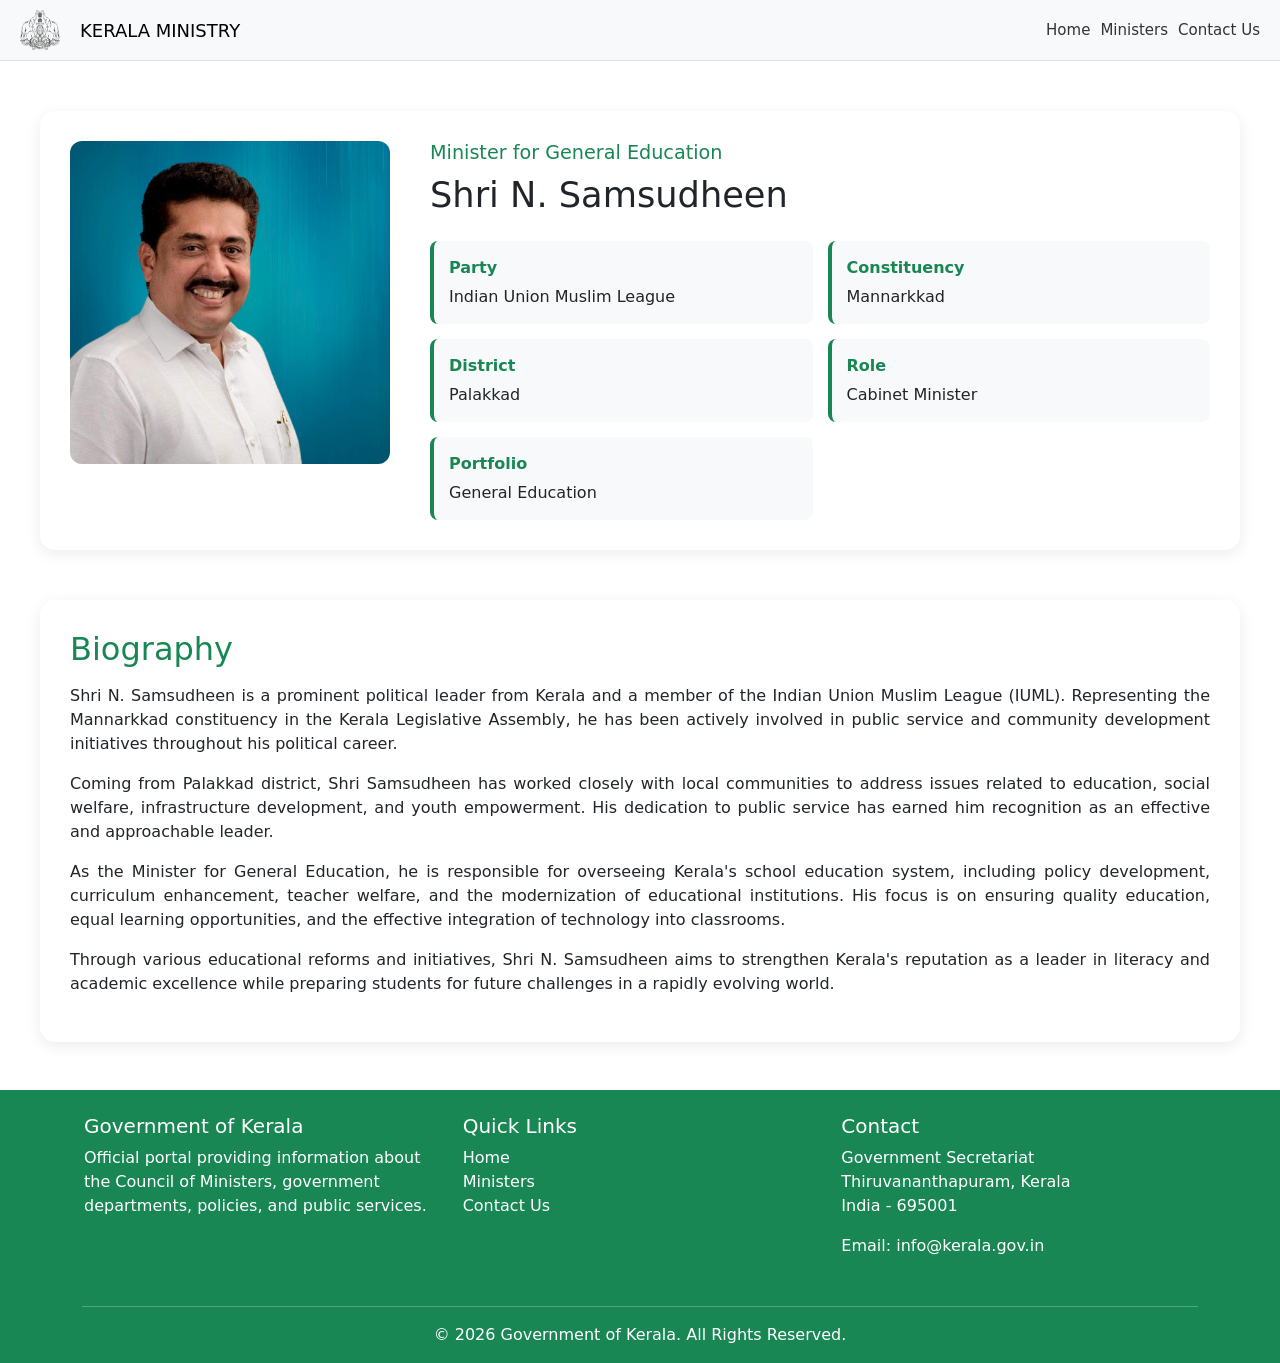
<file: nsamsudheen.html>
<!DOCTYPE html>
<html lang="en">
<head>
    <meta charset="UTF-8">
    <meta name="viewport" content="width=device-width, initial-scale=1.0">
    <title>N. Samsudheen | Kerala Ministry</title>

    <link rel="stylesheet" href="style.css">

    <link href="https://cdn.jsdelivr.net/npm/bootstrap@5.3.8/dist/css/bootstrap.min.css"
          rel="stylesheet"
          integrity="sha384-sRIl4kxILFvY47J16cr9ZwB07vP4J8+LH7qKQnuqkuIAvNWLzeN8tE5YBujZqJLB"
          crossorigin="anonymous">
</head>

<body>

    <!-- Navbar -->
    <nav class="navbar-container">
        <div>
            <img src="govt-logo.png" alt="Kerala Logo" class="logo">
            <a href="#">KERALA MINISTRY</a>
        </div>

        <div class="nav-links">
            <a href="index.html">Home</a>
            <a href="ministers.html">Ministers</a>
            <a href="contact.html">Contact Us</a>
        </div>
    </nav>

    <!-- Minister Profile -->
    <section class="minister-section">

        <img src="54 Samsudheen Mannarkkad.jpg"
             alt="Shri N. Samsudheen">

        <div class="minister-details">

            <h2>Minister for General Education</h2>
            <h1>Shri N. Samsudheen</h1>

            <div class="info-grid">

                <div class="info-item">
                    <span class="label">Party</span>
                    <span>Indian Union Muslim League</span>
                </div>

                <div class="info-item">
                    <span class="label">Constituency</span>
                    <span>Mannarkkad</span>
                </div>

                <div class="info-item">
                    <span class="label">District</span>
                    <span>Palakkad</span>
                </div>

                <div class="info-item">
                    <span class="label">Role</span>
                    <span>Cabinet Minister</span>
                </div>

                <div class="info-item">
                    <span class="label">Portfolio</span>
                    <span>General Education</span>
                </div>

            </div>

        </div>

    </section>

    <!-- Biography -->
    <section class="biography">
        <h2>Biography</h2>

        <p>
            Shri N. Samsudheen is a prominent political leader from Kerala and
            a member of the Indian Union Muslim League (IUML). Representing the
            Mannarkkad constituency in the Kerala Legislative Assembly, he has
            been actively involved in public service and community development
            initiatives throughout his political career.
        </p>

        <p>
            Coming from Palakkad district, Shri Samsudheen has worked closely
            with local communities to address issues related to education,
            social welfare, infrastructure development, and youth empowerment.
            His dedication to public service has earned him recognition as an
            effective and approachable leader.
        </p>

        <p>
            As the Minister for General Education, he is responsible for
            overseeing Kerala's school education system, including policy
            development, curriculum enhancement, teacher welfare, and the
            modernization of educational institutions. His focus is on ensuring
            quality education, equal learning opportunities, and the effective
            integration of technology into classrooms.
        </p>

        <p>
            Through various educational reforms and initiatives, Shri
            N. Samsudheen aims to strengthen Kerala's reputation as a leader
            in literacy and academic excellence while preparing students for
            future challenges in a rapidly evolving world.
        </p>
    </section>

    <!-- Footer -->
    <footer class="bg-success text-white pt-4 pb-3 mt-5">
        <div class="container">

            <div class="row">

                <div class="col-md-4 mb-3">
                    <h5>Government of Kerala</h5>
                    <p>
                        Official portal providing information about the Council
                        of Ministers, government departments, policies, and
                        public services.
                    </p>
                </div>

                <div class="col-md-4 mb-3">
                    <h5>Quick Links</h5>
                    <ul class="list-unstyled">
                        <li><a href="index.html" class="text-white text-decoration-none">Home</a></li>
                        <li><a href="ministers.html" class="text-white text-decoration-none">Ministers</a></li>
                        <li><a href="contact.html" class="text-white text-decoration-none">Contact Us</a></li>
                    </ul>
                </div>

                <div class="col-md-4 mb-3">
                    <h5>Contact</h5>
                    <p>
                        Government Secretariat<br>
                        Thiruvananthapuram, Kerala<br>
                        India - 695001
                    </p>
                    <p>Email: info@kerala.gov.in</p>
                </div>

            </div>

            <hr class="border-light">

            <div class="text-center">
                <p class="mb-0">
                    © 2026 Government of Kerala. All Rights Reserved.
                </p>
            </div>

        </div>
    </footer>

    <script src="https://cdn.jsdelivr.net/npm/bootstrap@5.3.8/dist/js/bootstrap.bundle.min.js"
            integrity="sha384-FKyoEForCGlyvwx9Hj09cYn3nv7wiPVlz7YYwJrWVcXK/BmnVDxM+D2scQbITxI"
            crossorigin="anonymous"></script>

</body>
</html>
</file>
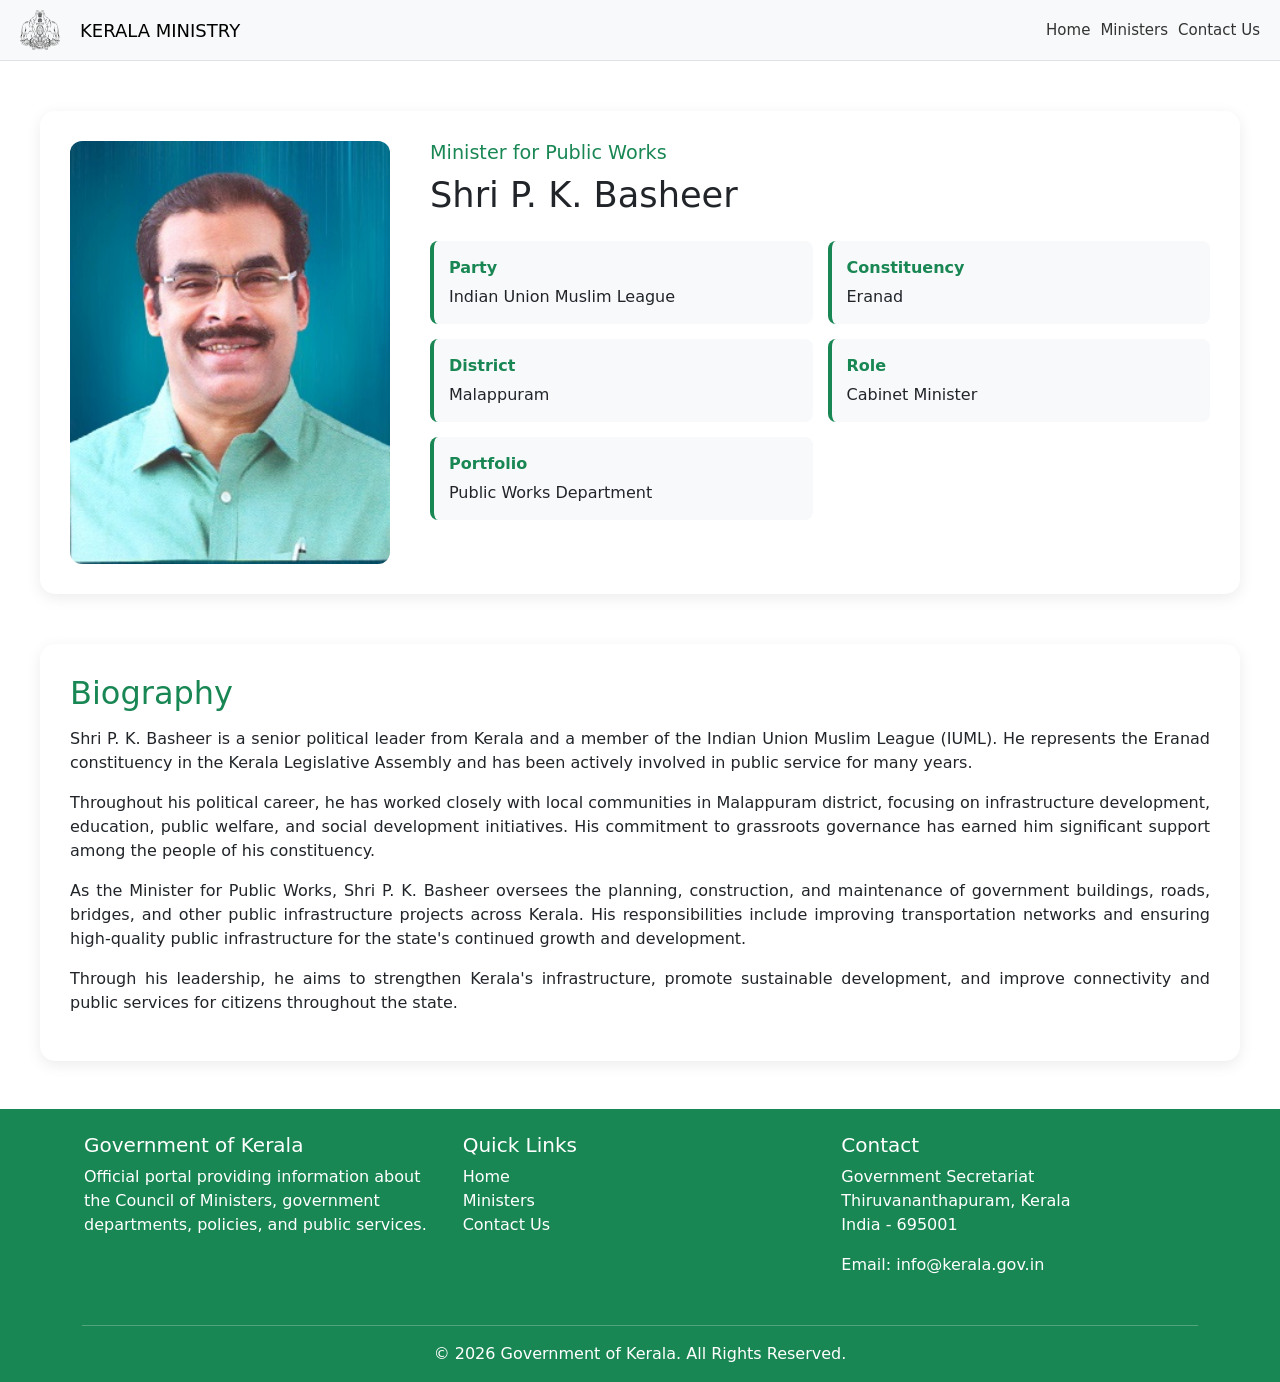
<file: pkbasheer.html>
<!DOCTYPE html>
<html lang="en">
<head>
    <meta charset="UTF-8">
    <meta name="viewport" content="width=device-width, initial-scale=1.0">
    <title>P. K. Basheer | Kerala Ministry</title>

    <link rel="stylesheet" href="style.css">

    <link href="https://cdn.jsdelivr.net/npm/bootstrap@5.3.8/dist/css/bootstrap.min.css"
          rel="stylesheet"
          integrity="sha384-sRIl4kxILFvY47J16cr9ZwB07vP4J8+LH7qKQnuqkuIAvNWLzeN8tE5YBujZqJLB"
          crossorigin="anonymous">
</head>

<body>

    <!-- Navbar -->
    <nav class="navbar-container">
        <div>
            <img src="govt-logo.png" alt="Kerala Logo" class="logo">
            <a href="#">KERALA MINISTRY</a>
        </div>

        <div class="nav-links">
            <a href="index.html">Home</a>
            <a href="ministers.html">Ministers</a>
            <a href="contact.html">Contact Us</a>
        </div>
    </nav>

    <!-- Minister Profile -->
    <section class="minister-section">

        <img src="34PKBasheerEranad.jpg"
             alt="Shri P. K. Basheer">

        <div class="minister-details">

            <h2>Minister for Public Works</h2>
            <h1>Shri P. K. Basheer</h1>

            <div class="info-grid">

                <div class="info-item">
                    <span class="label">Party</span>
                    <span>Indian Union Muslim League</span>
                </div>

                <div class="info-item">
                    <span class="label">Constituency</span>
                    <span>Eranad</span>
                </div>

                <div class="info-item">
                    <span class="label">District</span>
                    <span>Malappuram</span>
                </div>

                <div class="info-item">
                    <span class="label">Role</span>
                    <span>Cabinet Minister</span>
                </div>

                <div class="info-item">
                    <span class="label">Portfolio</span>
                    <span>Public Works Department</span>
                </div>

            </div>

        </div>

    </section>

    <!-- Biography -->
    <section class="biography">
        <h2>Biography</h2>

        <p>
            Shri P. K. Basheer is a senior political leader from Kerala and a
            member of the Indian Union Muslim League (IUML). He represents the
            Eranad constituency in the Kerala Legislative Assembly and has been
            actively involved in public service for many years.
        </p>

        <p>
            Throughout his political career, he has worked closely with local
            communities in Malappuram district, focusing on infrastructure
            development, education, public welfare, and social development
            initiatives. His commitment to grassroots governance has earned him
            significant support among the people of his constituency.
        </p>

        <p>
            As the Minister for Public Works, Shri P. K. Basheer oversees the
            planning, construction, and maintenance of government buildings,
            roads, bridges, and other public infrastructure projects across
            Kerala. His responsibilities include improving transportation
            networks and ensuring high-quality public infrastructure for the
            state's continued growth and development.
        </p>

        <p>
            Through his leadership, he aims to strengthen Kerala's infrastructure,
            promote sustainable development, and improve connectivity and public
            services for citizens throughout the state.
        </p>
    </section>

    <!-- Footer -->
    <footer class="bg-success text-white pt-4 pb-3 mt-5">
        <div class="container">

            <div class="row">

                <div class="col-md-4 mb-3">
                    <h5>Government of Kerala</h5>
                    <p>
                        Official portal providing information about the Council
                        of Ministers, government departments, policies, and
                        public services.
                    </p>
                </div>

                <div class="col-md-4 mb-3">
                    <h5>Quick Links</h5>
                    <ul class="list-unstyled">
                        <li><a href="index.html" class="text-white text-decoration-none">Home</a></li>
                        <li><a href="ministers.html" class="text-white text-decoration-none">Ministers</a></li>
                        <li><a href="contact.html" class="text-white text-decoration-none">Contact Us</a></li>
                    </ul>
                </div>

                <div class="col-md-4 mb-3">
                    <h5>Contact</h5>
                    <p>
                        Government Secretariat<br>
                        Thiruvananthapuram, Kerala<br>
                        India - 695001
                    </p>
                    <p>Email: info@kerala.gov.in</p>
                </div>

            </div>

            <hr class="border-light">

            <div class="text-center">
                <p class="mb-0">
                    © 2026 Government of Kerala. All Rights Reserved.
                </p>
            </div>

        </div>
    </footer>

    <script src="https://cdn.jsdelivr.net/npm/bootstrap@5.3.8/dist/js/bootstrap.bundle.min.js"
            integrity="sha384-FKyoEForCGlyvwx9Hj09JcYn3nv7wiPVlz7YYwJrWVcXK/BmnVDxM+D2scQbITxI"
            crossorigin="anonymous"></script>

</body>
</html>
</file>
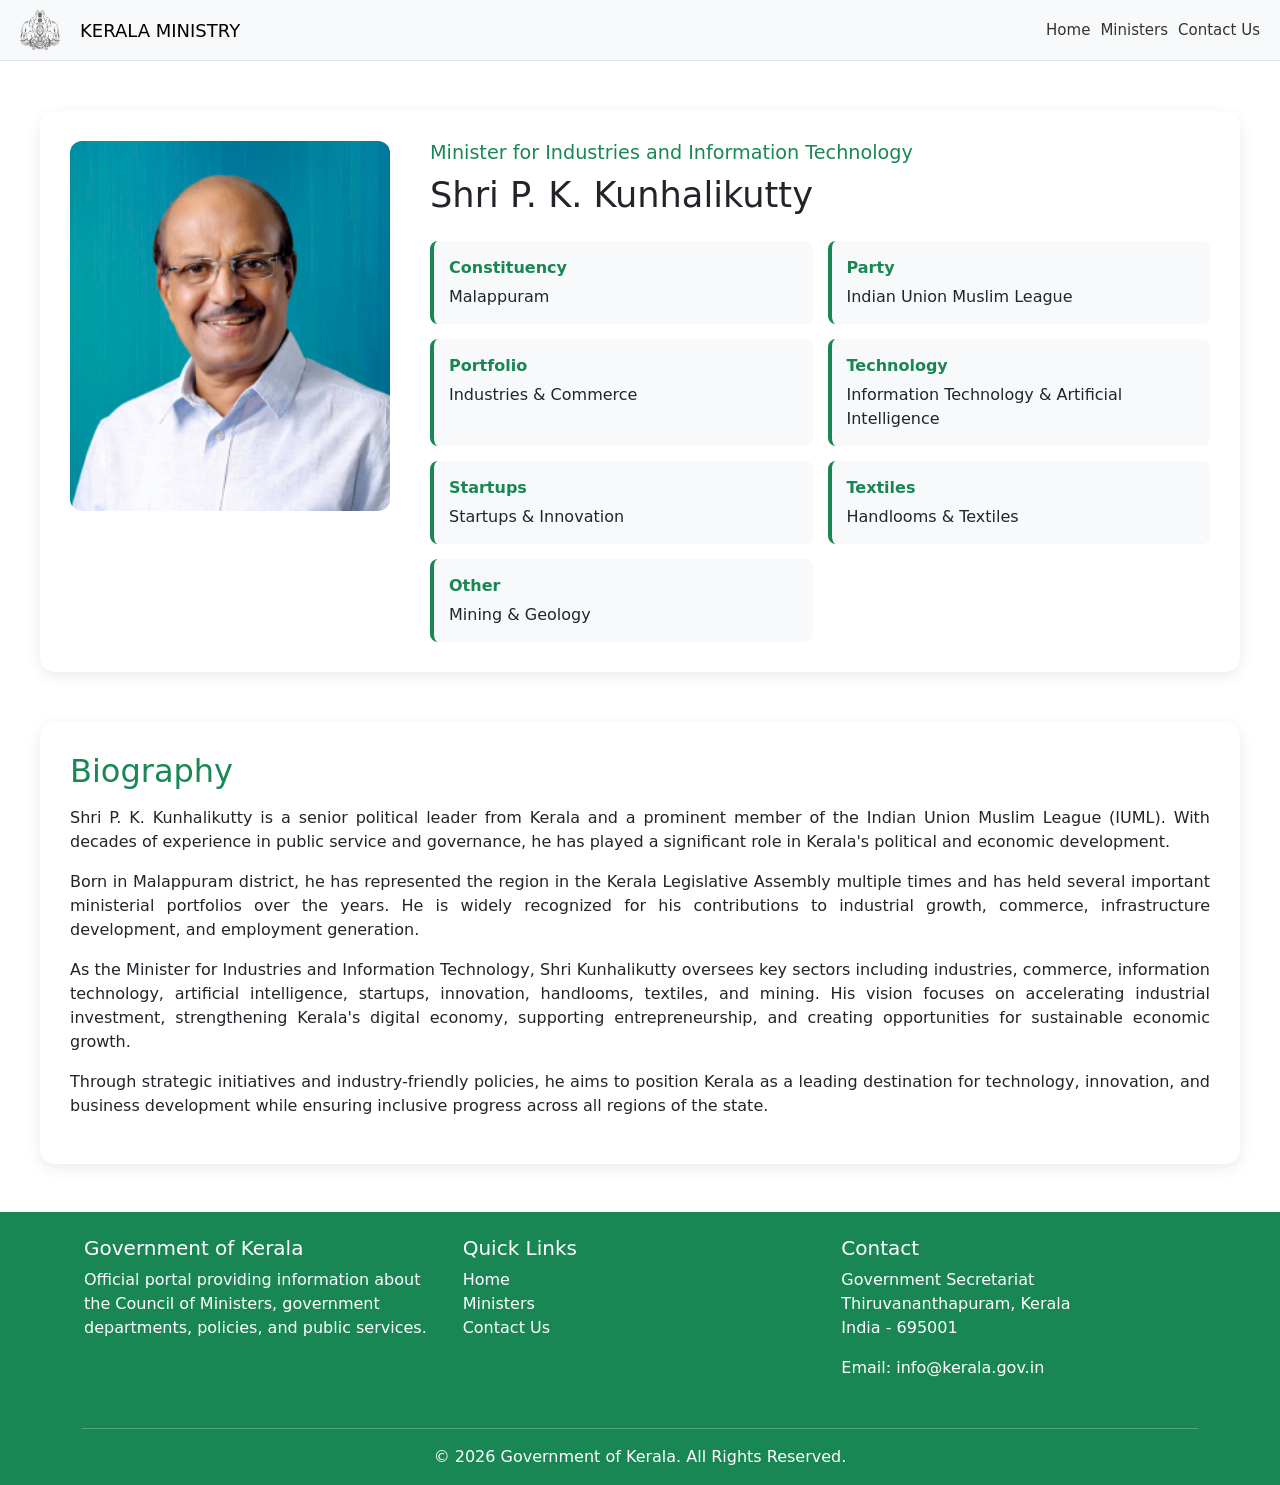
<file: pkkunhalikutty.html>
<!DOCTYPE html>
<html lang="en">
<head>
    <meta charset="UTF-8">
    <meta name="viewport" content="width=device-width, initial-scale=1.0">
    <title>P. K. Kunhalikutty | Kerala Ministry</title>

    <link rel="stylesheet" href="style.css">

    <link href="https://cdn.jsdelivr.net/npm/bootstrap@5.3.8/dist/css/bootstrap.min.css"
          rel="stylesheet"
          integrity="sha384-sRIl4kxILFvY47J16cr9ZwB07vP4J8+LH7qKQnuqkuIAvNWLzeN8tE5YBujZqJLB"
          crossorigin="anonymous">
</head>

<body>

    <!-- Navbar -->
    <nav class="navbar-container">
        <div>
            <img src="govt-logo.png" alt="Kerala Logo" class="logo">
            <a href="#">KERALA MINISTRY</a>
        </div>

        <div class="nav-links">
            <a href="index.html">Home</a>
            <a href="ministers.html">Ministers</a>
            <a href="contact.html">Contact Us</a>
        </div>
    </nav>

    <!-- Minister Profile -->
    <section class="minister-section">

        <img src="kuzhalikutty.jpg"
             alt="P. K. Kunhalikutty">

        <div class="minister-details">

            <h2>Minister for Industries and Information Technology</h2>
            <h1>Shri P. K. Kunhalikutty</h1>

            <div class="info-grid">

                <div class="info-item">
                    <span class="label">Constituency</span>
                    <span>Malappuram</span>
                </div>

                <div class="info-item">
                    <span class="label">Party</span>
                    <span>Indian Union Muslim League</span>
                </div>

                <div class="info-item">
                    <span class="label">Portfolio</span>
                    <span>Industries & Commerce</span>
                </div>

                <div class="info-item">
                    <span class="label">Technology</span>
                    <span>Information Technology & Artificial Intelligence</span>
                </div>

                <div class="info-item">
                    <span class="label">Startups</span>
                    <span>Startups & Innovation</span>
                </div>

                <div class="info-item">
                    <span class="label">Textiles</span>
                    <span>Handlooms & Textiles</span>
                </div>

                <div class="info-item">
                    <span class="label">Other</span>
                    <span>Mining & Geology</span>
                </div>

            </div>

        </div>

    </section>

    <!-- Biography -->
    <section class="biography">
        <h2>Biography</h2>

        <p>
            Shri P. K. Kunhalikutty is a senior political leader from Kerala
            and a prominent member of the Indian Union Muslim League (IUML).
            With decades of experience in public service and governance, he
            has played a significant role in Kerala's political and economic
            development.
        </p>

        <p>
            Born in Malappuram district, he has represented the region in the
            Kerala Legislative Assembly multiple times and has held several
            important ministerial portfolios over the years. He is widely
            recognized for his contributions to industrial growth, commerce,
            infrastructure development, and employment generation.
        </p>

        <p>
            As the Minister for Industries and Information Technology, Shri
            Kunhalikutty oversees key sectors including industries, commerce,
            information technology, artificial intelligence, startups,
            innovation, handlooms, textiles, and mining. His vision focuses on
            accelerating industrial investment, strengthening Kerala's digital
            economy, supporting entrepreneurship, and creating opportunities
            for sustainable economic growth.
        </p>

        <p>
            Through strategic initiatives and industry-friendly policies, he
            aims to position Kerala as a leading destination for technology,
            innovation, and business development while ensuring inclusive
            progress across all regions of the state.
        </p>
    </section>

    <!-- Footer -->
    <footer class="bg-success text-white pt-4 pb-3 mt-5">
        <div class="container">

            <div class="row">

                <div class="col-md-4 mb-3">
                    <h5>Government of Kerala</h5>
                    <p>
                        Official portal providing information about the Council
                        of Ministers, government departments, policies, and
                        public services.
                    </p>
                </div>

                <div class="col-md-4 mb-3">
                    <h5>Quick Links</h5>

                    <ul class="list-unstyled">
                        <li><a href="index.html" class="text-white text-decoration-none">Home</a></li>
                        <li><a href="ministers.html" class="text-white text-decoration-none">Ministers</a></li>
                        <li><a href="contact.html" class="text-white text-decoration-none">Contact Us</a></li>
                    </ul>
                </div>

                <div class="col-md-4 mb-3">
                    <h5>Contact</h5>
                    <p>
                        Government Secretariat<br>
                        Thiruvananthapuram, Kerala<br>
                        India - 695001
                    </p>
                    <p>Email: info@kerala.gov.in</p>
                </div>

            </div>

            <hr class="border-light">

            <div class="text-center">
                <p class="mb-0">
                    © 2026 Government of Kerala. All Rights Reserved.
                </p>
            </div>

        </div>
    </footer>

    <script src="https://cdn.jsdelivr.net/npm/bootstrap@5.3.8/dist/js/bootstrap.bundle.min.js"
            integrity="sha384-FKyoEForCGlyvwx9Hj09JcYn3nv7wiPVlz7YYwJrWVcXK/BmnVDxM+D2scQbITxI"
            crossorigin="anonymous"></script>

</body>
</html>
</file>
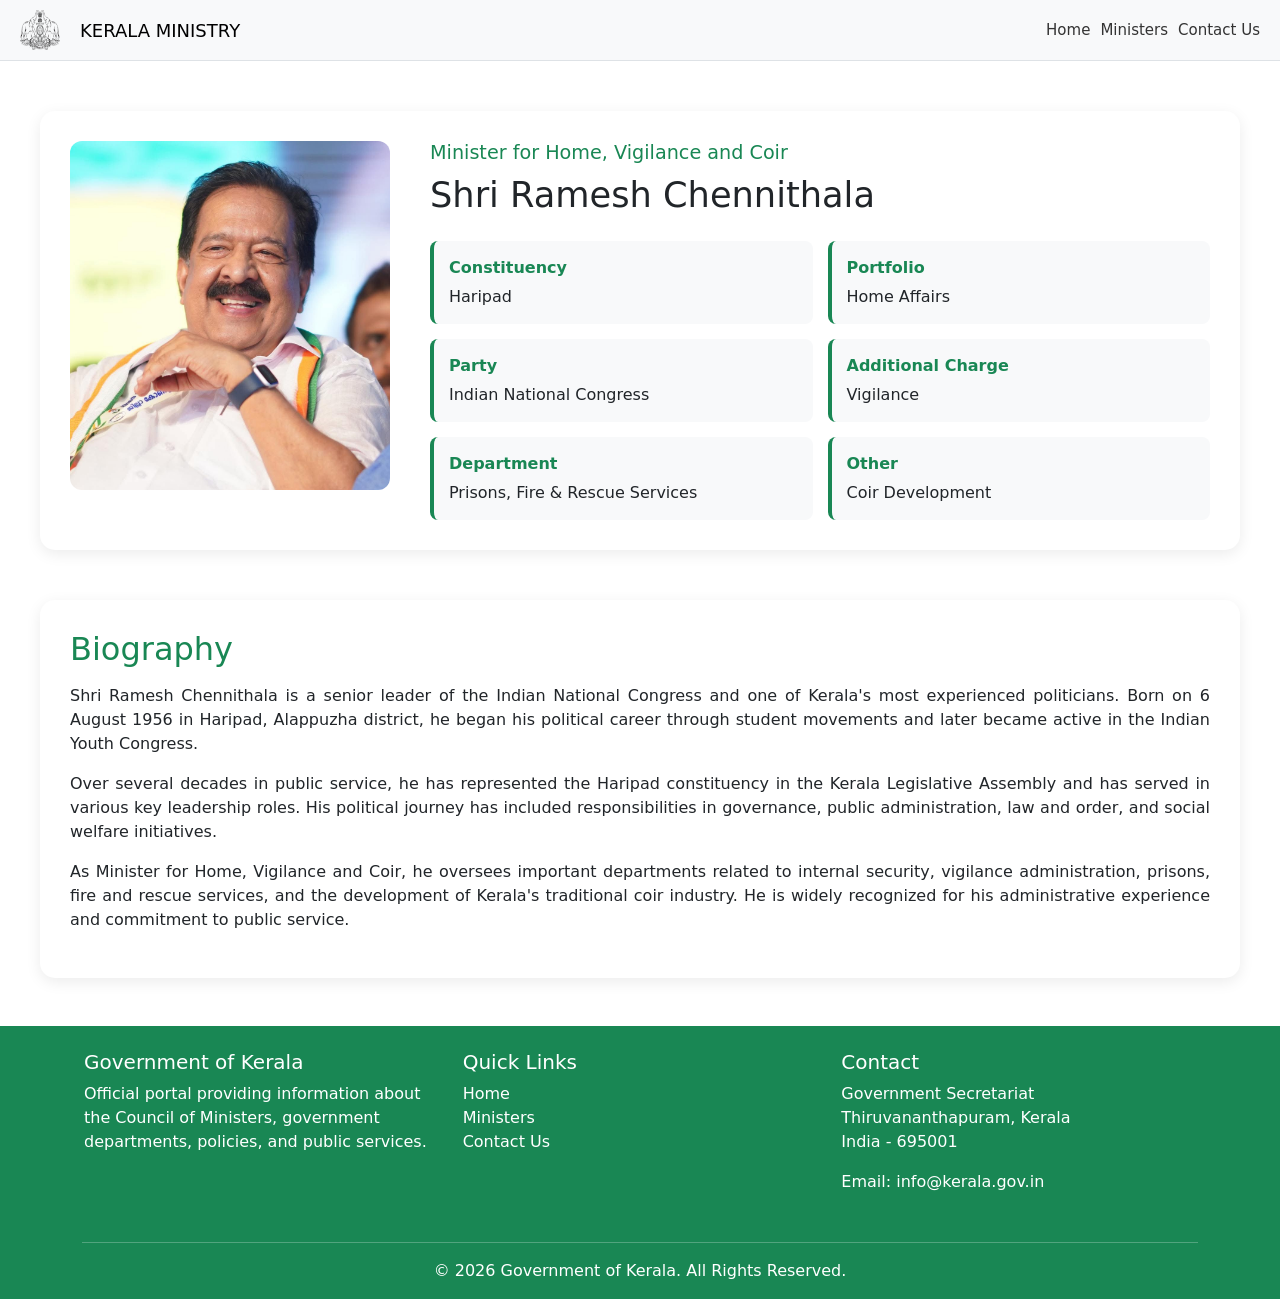
<file: ramesh-chennithala.html>
<!DOCTYPE html>
<html lang="en">
<head>
    <meta charset="UTF-8">
    <meta name="viewport" content="width=device-width, initial-scale=1.0">
    <title>Shri Ramesh Chennithala</title>

    <link rel="stylesheet" href="style.css">

    <link href="https://cdn.jsdelivr.net/npm/bootstrap@5.3.8/dist/css/bootstrap.min.css"
          rel="stylesheet">
</head>
<body>

    <!-- Navbar -->
    <nav class="navbar-container">
        <div class="brand">
            <img src="govt-logo.png" alt="Kerala Logo" class="logo">
            <a href="#">KERALA MINISTRY</a>
        </div>

        <div class="nav-links">
            <a href="index.html">Home</a>
            <a href="ministers.html">Ministers</a>
            <a href="contact.html">Contact Us</a>
        </div>
    </nav>

    <!-- Minister Profile -->
    <section class="minister-section">

        <img src="ramesh_chennithala.jpg"
             alt="Shri Ramesh Chennithala">

        <div class="minister-details">

            <h2>Minister for Home, Vigilance and Coir</h2>
            <h1>Shri Ramesh Chennithala</h1>

            <div class="info-grid">

                <div class="info-item">
                    <span class="label">Constituency</span>
                    <span>Haripad</span>
                </div>

                <div class="info-item">
                    <span class="label">Portfolio</span>
                    <span>Home Affairs</span>
                </div>

                <div class="info-item">
                    <span class="label">Party</span>
                    <span>Indian National Congress</span>
                </div>

                <div class="info-item">
                    <span class="label">Additional Charge</span>
                    <span>Vigilance</span>
                </div>

                <div class="info-item">
                    <span class="label">Department</span>
                    <span>Prisons, Fire & Rescue Services</span>
                </div>

                <div class="info-item">
                    <span class="label">Other</span>
                    <span>Coir Development</span>
                </div>

            </div>

        </div>

    </section>

    <!-- Biography -->
    <section class="biography">
        <h2>Biography</h2>

        <p>
            Shri Ramesh Chennithala is a senior leader of the Indian National
            Congress and one of Kerala's most experienced politicians. Born on
            6 August 1956 in Haripad, Alappuzha district, he began his political
            career through student movements and later became active in the
            Indian Youth Congress.
        </p>

        <p>
            Over several decades in public service, he has represented the
            Haripad constituency in the Kerala Legislative Assembly and has
            served in various key leadership roles. His political journey has
            included responsibilities in governance, public administration,
            law and order, and social welfare initiatives.
        </p>

        <p>
            As Minister for Home, Vigilance and Coir, he oversees important
            departments related to internal security, vigilance administration,
            prisons, fire and rescue services, and the development of Kerala's
            traditional coir industry. He is widely recognized for his
            administrative experience and commitment to public service.
        </p>
    </section>

    <!-- Footer -->
    <footer class="bg-success text-white pt-4 pb-3 mt-5">
        <div class="container">

            <div class="row">

                <!-- Ministry Information -->
                <div class="col-md-4 mb-3">
                    <h5>Government of Kerala</h5>
                    <p>
                        Official portal providing information about the Council
                        of Ministers, government departments, policies, and
                        public services.
                    </p>
                </div>

                <!-- Quick Links -->
                <div class="col-md-4 mb-3">
                    <h5>Quick Links</h5>

                    <ul class="list-unstyled">
                        <li>
                            <a href="index.html"
                               class="text-white text-decoration-none">
                                Home
                            </a>
                        </li>

                        <li>
                            <a href="ministers.html"
                               class="text-white text-decoration-none">
                                Ministers
                            </a>
                        </li>

                        <li>
                            <a href="contact.html"
                               class="text-white text-decoration-none">
                                Contact Us
                            </a>
                        </li>
                    </ul>
                </div>

                <!-- Contact Information -->
                <div class="col-md-4 mb-3">
                    <h5>Contact</h5>

                    <p>
                        Government Secretariat<br>
                        Thiruvananthapuram, Kerala<br>
                        India - 695001
                    </p>

                    <p>Email: info@kerala.gov.in</p>
                </div>

            </div>

            <hr class="border-light">

            <div class="text-center">
                <p class="mb-0">
                    © 2026 Government of Kerala. All Rights Reserved.
                </p>
            </div>

        </div>
    </footer>

    <script src="https://cdn.jsdelivr.net/npm/bootstrap@5.3.8/dist/js/bootstrap.bundle.min.js"></script>

</body>
</html>
</file>
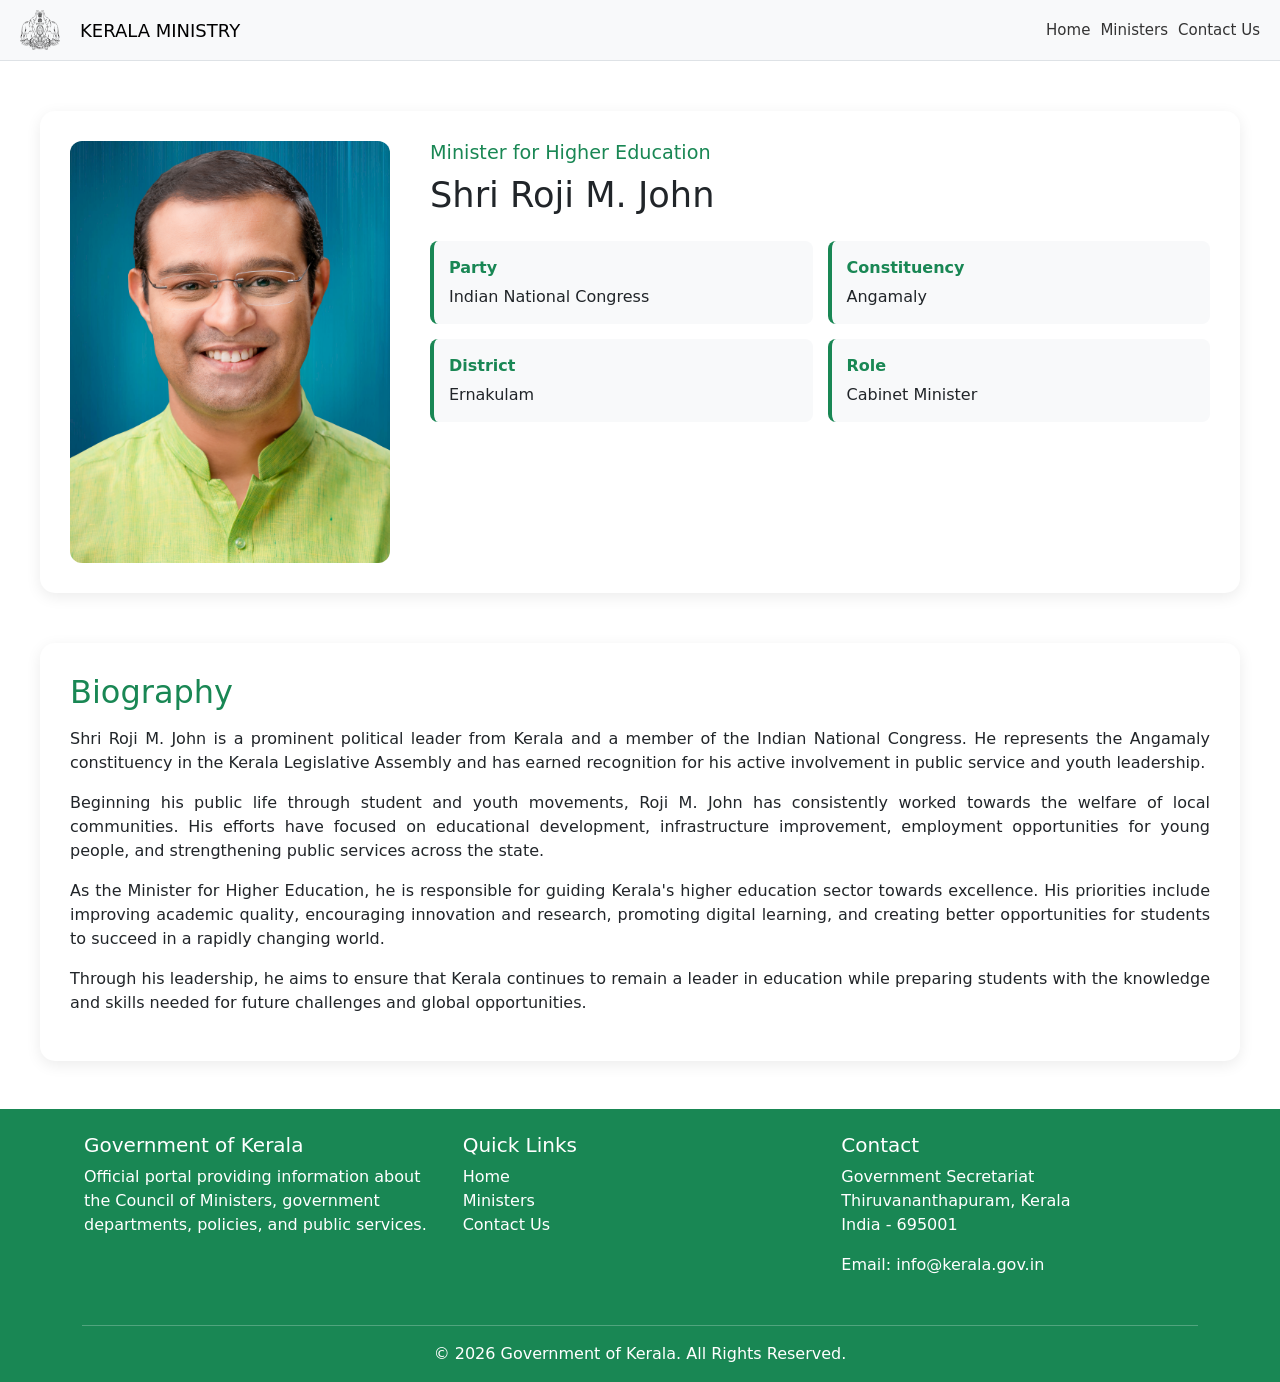
<file: rojimjohn.html>
<!DOCTYPE html>
<html lang="en">
<head>
    <meta charset="UTF-8">
    <meta name="viewport" content="width=device-width, initial-scale=1.0">
    <title>Shri Roji M. John</title>

    <link rel="stylesheet" href="style.css">

    <link href="https://cdn.jsdelivr.net/npm/bootstrap@5.3.8/dist/css/bootstrap.min.css"
          rel="stylesheet"
          integrity="sha384-sRIl4kxILFvY47J16cr9ZwB07vP4J8+LH7qKQnuqkuIAvNWLzeN8tE5YBujZqJLB"
          crossorigin="anonymous">
</head>

<body>

    <!-- Navbar -->
    <nav class="navbar-container">
        <div>
            <img src="govt-logo.png" alt="Kerala Logo" class="logo">
            <a href="#">KERALA MINISTRY</a>
        </div>

        <div class="nav-links">
            <a href="index.html">Home</a>
            <a href="ministers.html">Ministers</a>
            <a href="contact.html">Contact Us</a>
        </div>
    </nav>

    <!-- Minister Profile -->
    <section class="minister-section">

        <img src="75 Roji M John Angamaly.jpg"
             alt="Shri Roji M. John">

        <div class="minister-details">

            <h2>Minister for Higher Education</h2>
            <h1>Shri Roji M. John</h1>

            <div class="info-grid">

                <div class="info-item">
                    <span class="label">Party</span>
                    <span>Indian National Congress</span>
                </div>

                <div class="info-item">
                    <span class="label">Constituency</span>
                    <span>Angamaly</span>
                </div>

                <div class="info-item">
                    <span class="label">District</span>
                    <span>Ernakulam</span>
                </div>

                <div class="info-item">
                    <span class="label">Role</span>
                    <span>Cabinet Minister</span>
                </div>

            </div>

        </div>

    </section>

    <!-- Biography -->
    <section class="biography">
        <h2>Biography</h2>

        <p>
            Shri Roji M. John is a prominent political leader from Kerala and a
            member of the Indian National Congress. He represents the Angamaly
            constituency in the Kerala Legislative Assembly and has earned
            recognition for his active involvement in public service and youth
            leadership.
        </p>

        <p>
            Beginning his public life through student and youth movements,
            Roji M. John has consistently worked towards the welfare of local
            communities. His efforts have focused on educational development,
            infrastructure improvement, employment opportunities for young
            people, and strengthening public services across the state.
        </p>

        <p>
            As the Minister for Higher Education, he is responsible for guiding
            Kerala's higher education sector towards excellence. His priorities
            include improving academic quality, encouraging innovation and
            research, promoting digital learning, and creating better
            opportunities for students to succeed in a rapidly changing world.
        </p>

        <p>
            Through his leadership, he aims to ensure that Kerala continues to
            remain a leader in education while preparing students with the
            knowledge and skills needed for future challenges and global
            opportunities.
        </p>
    </section>

    <!-- Footer -->
    <footer class="bg-success text-white pt-4 pb-3 mt-5">
        <div class="container">

            <div class="row">

                <!-- Ministry Information -->
                <div class="col-md-4 mb-3">
                    <h5>Government of Kerala</h5>
                    <p>
                        Official portal providing information about the Council
                        of Ministers, government departments, policies, and
                        public services.
                    </p>
                </div>

                <!-- Quick Links -->
                <div class="col-md-4 mb-3">
                    <h5>Quick Links</h5>

                    <ul class="list-unstyled">
                        <li>
                            <a href="index.html"
                               class="text-white text-decoration-none">
                                Home
                            </a>
                        </li>

                        <li>
                            <a href="ministers.html"
                               class="text-white text-decoration-none">
                                Ministers
                            </a>
                        </li>

                        <li>
                            <a href="contact.html"
                               class="text-white text-decoration-none">
                                Contact Us
                            </a>
                        </li>
                    </ul>
                </div>

                <!-- Contact Information -->
                <div class="col-md-4 mb-3">
                    <h5>Contact</h5>

                    <p>
                        Government Secretariat<br>
                        Thiruvananthapuram, Kerala<br>
                        India - 695001
                    </p>

                    <p>Email: info@kerala.gov.in</p>
                </div>

            </div>

            <hr class="border-light">

            <div class="text-center">
                <p class="mb-0">
                    © 2026 Government of Kerala. All Rights Reserved.
                </p>
            </div>

        </div>
    </footer>

    <script src="https://cdn.jsdelivr.net/npm/bootstrap@5.3.8/dist/js/bootstrap.bundle.min.js"
            integrity="sha384-FKyoEForCGlyvwx9Hj09JcYn3nv7wiPVlz7YYwJrWVcXK/BmnVDxM+D2scQbITxI"
            crossorigin="anonymous"></script>

</body>
</html>
</file>
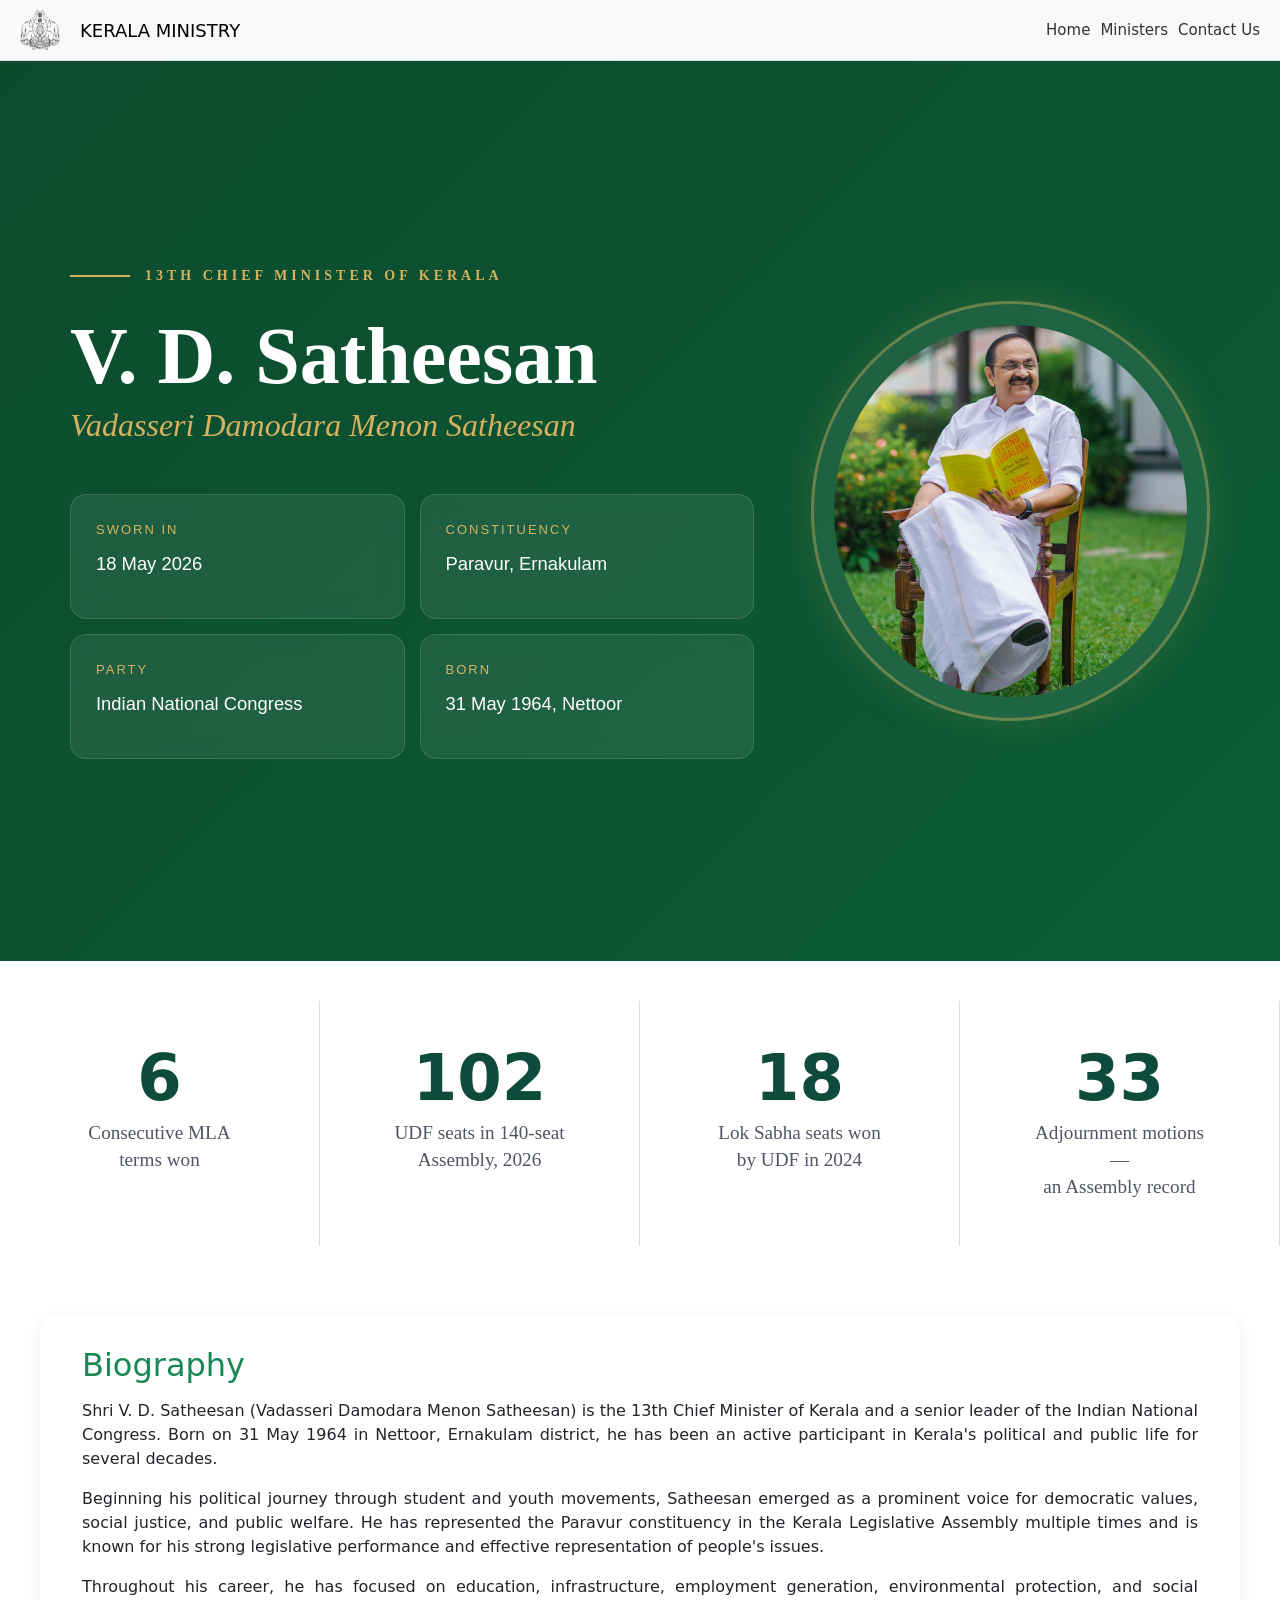
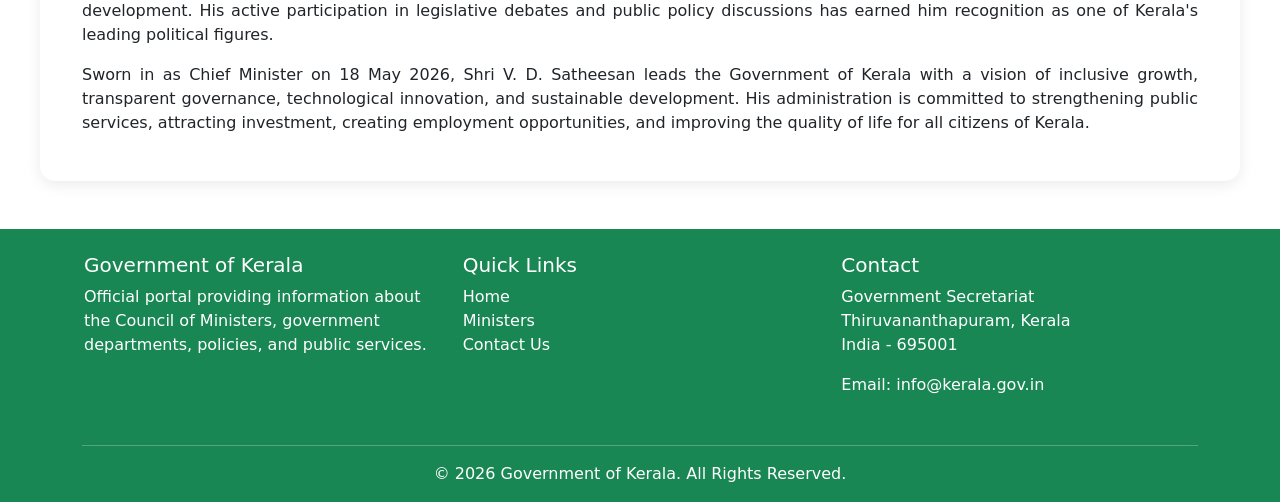
<file: vdsatheeshan.html>
<!DOCTYPE html>
<html lang="en">
<head>
    <meta charset="UTF-8">
    <meta name="viewport" content="width=device-width, initial-scale=1.0">
    <title>Document</title>
    <link rel="stylesheet" href="style.css">
    <link href="https://cdn.jsdelivr.net/npm/bootstrap@5.3.8/dist/css/bootstrap.min.css" rel="stylesheet" integrity="sha384-sRIl4kxILFvY47J16cr9ZwB07vP4J8+LH7qKQnuqkuIAvNWLzeN8tE5YBujZqJLB" crossorigin="anonymous">
</head>
<body>
    <nav class="navbar-container">
        <div>
            <img src="govt-logo.png" alt="Kerala Logo" class="logo">
            <a href="#">KERALA MINISTRY</a>
        </div>
        <div class="nav-links">
            <a href="index.html">Home</a>
            <a href="ministers.html">Ministers</a>
            <a href="contact.html">Contact Us</a>
        </div>
    </nav>
<div class="cm-section flexbox">
    <div class="cm-hero">
        <span class="cm-tag">13TH CHIEF MINISTER OF KERALA</span>

        <h1>V. D. Satheesan</h1>
        <h3>Vadasseri Damodara Menon Satheesan</h3>

        <div class="info-grid">
            <div class="info-card">
                <span>SWORN IN</span>
                <p>18 May 2026</p>
            </div>

            <div class="info-card">
                <span>CONSTITUENCY</span>
                <p>Paravur, Ernakulam</p>
            </div>

            <div class="info-card">
                <span>PARTY</span>
                <p>Indian National Congress</p>
            </div>

            <div class="info-card">
                <span>BORN</span>
                <p>31 May 1964, Nettoor</p>
            </div>
        </div>
    </div>

    <div class="cm-image">
        <div class="image-frame">
            <img src="vd-satheeshan.jpeg"
                alt="V. D. Satheesan">
        </div>
    </div>
</div>
<div class="container-fluid stats-section">
    <div class="row text-center">

        <div class="col-md-3 stat-box">
            <h2>6</h2>
            <p>Consecutive MLA<br>terms won</p>
        </div>

        <div class="col-md-3 stat-box">
            <h2>102</h2>
            <p>UDF seats in 140-seat<br>Assembly, 2026</p>
        </div>

        <div class="col-md-3 stat-box">
            <h2>18</h2>
            <p>Lok Sabha seats won<br>by UDF in 2024</p>
        </div>

        <div class="col-md-3 stat-box">
            <h2>33</h2>
            <p>Adjournment motions<br>—<br>an Assembly record</p>
        </div>

    </div>
</div>

<section class="biography">
    <div class="container">
        <h2>Biography</h2>

        <p>
            Shri V. D. Satheesan (Vadasseri Damodara Menon Satheesan) is the
            13th Chief Minister of Kerala and a senior leader of the Indian
            National Congress. Born on 31 May 1964 in Nettoor, Ernakulam
            district, he has been an active participant in Kerala's political
            and public life for several decades.
        </p>

        <p>
            Beginning his political journey through student and youth movements,
            Satheesan emerged as a prominent voice for democratic values,
            social justice, and public welfare. He has represented the Paravur
            constituency in the Kerala Legislative Assembly multiple times and
            is known for his strong legislative performance and effective
            representation of people's issues.
        </p>

        <p>
            Throughout his career, he has focused on education, infrastructure,
            employment generation, environmental protection, and social
            development. His active participation in legislative debates and
            public policy discussions has earned him recognition as one of
            Kerala's leading political figures.
        </p>

        <p>
            Sworn in as Chief Minister on 18 May 2026, Shri V. D. Satheesan
            leads the Government of Kerala with a vision of inclusive growth,
            transparent governance, technological innovation, and sustainable
            development. His administration is committed to strengthening public
            services, attracting investment, creating employment opportunities,
            and improving the quality of life for all citizens of Kerala.
        </p>
    </div>
</section>
    <footer class="bg-success text-white pt-4 pb-3 mt-5">
    <div class="container">
        <div class="row">

            <!-- Ministry Information -->
            <div class="col-md-4 mb-3">
                <h5>Government of Kerala</h5>
                <p>
                    Official portal providing information about the Council of Ministers,
                    government departments, policies, and public services.
                </p>
            </div>

            <!-- Quick Links -->
            <div class="col-md-4 mb-3">
                <h5>Quick Links</h5>
                <ul class="list-unstyled">
                    <li><a href="index.html" class="text-white text-decoration-none">Home</a></li>
                    <li><a href="ministers.html" class="text-white text-decoration-none">Ministers</a></li>
                    <li><a href="contact.html" class="text-white text-decoration-none">Contact Us</a></li>
                </ul>
            </div>

            <!-- Contact Information -->
            <div class="col-md-4 mb-3">
                <h5>Contact</h5>
                <p>
                    Government Secretariat<br>
                    Thiruvananthapuram, Kerala<br>
                    India - 695001
                </p>
                <p>Email: info@kerala.gov.in</p>
            </div>

        </div>

        <hr class="border-light">

        <div class="text-center">
            <p class="mb-0">
                © 2026 Government of Kerala. All Rights Reserved.
            </p>
        </div>
    </div>
</footer>
     <script src="https://cdn.jsdelivr.net/npm/bootstrap@5.3.8/dist/js/bootstrap.bundle.min.js" integrity="sha384-FKyoEForCGlyvwx9Hj09JcYn3nv7wiPVlz7YYwJrWVcXK/BmnVDxM+D2scQbITxI" crossorigin="anonymous"></script>
</body>
</html>
</file>
<file: style.css>
body {
    background-color: #f5f6f8;
    font-family: 'Cormorant Garamond';
    font-size: 16px;
    font-weight: 400;
    line-height: 1.6;
    color: #1a1a1a;
    -webkit-font-smoothing: antialiased;
    -moz-osx-font-smoothing: grayscale;
}
 
/* ── Navbar ── */
.navbar-container {
    display: flex;
    justify-content: space-between;
    align-items: center;
    background-color: #f8f9fa;
    padding: 10px 20px;
    border-bottom: 1px solid #dee2e6;
}
 
.navbar-container div {
    display: flex;
    align-items: center;
    gap: 10px;
}
 
.navbar-container a {
    text-decoration: none;
    color: #000;
    font-size: 18px;
}
 
.nav-links {
    display: flex;
    gap: 20px;
}
 
.nav-links a {
    font-size: 15px;
    font-weight: 500;
    color: #333;
    transition: color 0.15s;
}
 
.nav-links a:hover {
    color: #1a5c38;
}
 
.logo {
    width: 40px;
    height: 40px;
    margin-right: 10px;
}
 
/* ── Page title ── */
.hero-text h1 {
    font-family: 'Cormorant Garamond';
    font-size: 1.8rem;
    font-weight: 700;
    padding: 28px 0 20px 24px;
    color: #ffffff;
}
 
/* ── Hero section (kept for index.html) ── */
.hero-section {
    position: relative;
}
 
.hero-section::before {
    content: "";
    position: absolute;
    inset: 0;
    background: rgba(0, 0, 0, 0.25);
    z-index: 1;
}
 
.ministers-grp-image {
    width: 100%;
    height: 667px;
    object-fit: cover;
}
 
.hero-text {
    position: absolute;
    top: 50%;
    left: 10%;
    transform: translateY(-50%);
    color: white;
    z-index: 2;
}
 
.hero-text h1 {
    font-size: 3rem;
    font-weight: bold;
    padding: 0;
}
 
.hero-text p {
    font-size: 1.3rem;
}
 
.icon img {
    width: 20px;
    height: 20px;
    margin-right: 10px;
}
 
.stats-section {
    padding: 40px 0;
}
 
/* ── Grid: 4 equal columns ── */
.container .row {
    display: flex;
    flex-wrap: wrap;
    align-items: stretch;
    justify-content: flex-start;
    margin: 0 -10px;
    gap: 0;
}
 
.container .row .col {
    flex: 0 0 25%;
    max-width: 25%;
    display: flex;
    padding: 10px;
}
 
/* ── Cards: uniform size ── */
.card {
    width: 100% !important;       /* overrides all inline style="width:..." */
    height: 100%;
    display: flex;
    text-align: left;
    flex-direction: column;
    border-radius: 10px;
    overflow: hidden;
    border: 1px solid #e2e6ea;
    box-shadow: 0 2px 8px rgba(0, 0, 0, 0.07);
    transition: transform 0.18s, box-shadow 0.18s;
}
 
.card:hover {
    transform: translateY(-4px);
    box-shadow: 0 8px 20px rgba(0, 0, 0, 0.12);
}
 
/* ── Uniform photo height ── */
.card-img-top {
    width: 100%;
    height: 220px;
    object-fit: cover;
    object-position: center top;
    flex-shrink: 0;
}
 
/* ── Card body: button pinned to bottom ── */
.card-body {
    display: flex;
    flex-direction: column;
    flex: 1;
    padding: 16px;
}
 
.card-title {
    font-family: 'Cormorant Garamond';
    font-size: 0.95rem;
    font-weight: 700;
    margin-bottom: 4px !important;
}
 
.card-subtitle {
    font-size: 0.8rem;
    margin-bottom: 12px !important;
}
 
.card-body hr {
    margin: 0 0 12px;
    border-color: #e2e6ea;
}
 
.card-body .card-text {
    font-size: 0.78rem;
    font-weight: 700;
    margin-bottom: 8px;
}
 
/* ── Portfolio list fills space; button stays at bottom ── */
.card-body ul {
    flex: 1;
    min-height: unset !important;  
    margin-bottom: 0;
    font-size: 0.82rem !important;
}
 
.card-body ul li {
    padding: 2px 0;
    line-height: 1.45;
}
 
/* ── View Details button ── */
.card .btn-primary {
    margin-top: auto !important;
    background-color: #1a5c38;
    border-color: #1a5c38;
    font-size: 0.82rem;
    font-weight: 600;
    border-radius: 6px;
    padding: 8px 0;
    transition: background-color 0.2s;
}
 
.card .btn-primary:hover {
    background-color: #134429;
    border-color: #134429;
}

/*contact page*/
 .contact-section {
            padding: 60px 0;
        }

.contact-card {
    max-width: 700px;
    margin: auto;
}
.flexbox{
    display:flex;
}

.cm-section{
    min-height:100vh;
    background:linear-gradient(
        135deg,
        #0d4b2f 0%,
        #0b5d35 100%
    );
    color:white;
    padding:70px;
    justify-content:space-between;
    align-items:center;
    font-family:'Cormorant Garamond', serif;
}

.cm-hero{
    width:60%;
}

.cm-tag{
    display:inline-block;
    color:#d6b25e;
    letter-spacing:4px;
    font-size:14px;
    font-weight:600;
    margin-bottom:30px;
    position:relative;
}

.cm-tag::before{
    content:"";
    width:60px;
    height:2px;
    background:#d6b25e;
    display:inline-block;
    margin-right:15px;
    vertical-align:middle;
}

.cm-hero h1{
    font-size:5rem;
    font-weight:700;
    line-height:1;
    margin-bottom:10px;
}

.cm-hero h3{
    font-size:2rem;
    font-style:italic;
    color:#d6b25e;
    margin-bottom:50px;
    font-weight:400;
}

.info-grid{
    display:grid;
    grid-template-columns:repeat(2,1fr);
    gap:25px;
}

.info-card{
    background:rgba(255,255,255,0.08);
    backdrop-filter:blur(10px);
    border:1px solid rgba(255,255,255,0.12);
    padding:25px;
    border-radius:16px;
    transition:.3s;
}

.info-card:hover{
    transform:translateY(-5px);
    background:rgba(255,255,255,0.12);
}

.info-card span{
    display:block;
    color:#d6b25e;
    font-size:13px;
    letter-spacing:2px;
    margin-bottom:10px;
    font-family:sans-serif;
}

.info-card p{
    font-size:1.15rem;
    font-family:'Segoe UI',sans-serif;
    font-weight:500;
}

.cm-image{
    width:35%;
    display:flex;
    justify-content:center;
}

.image-frame{
    width:420px;
    height:420px;
    border-radius:50%;
    background:rgba(255,255,255,0.08);
    border:3px solid rgba(214,178,94,.4);
    display:flex;
    justify-content:center;
    align-items:center;
    box-shadow:
        0 0 40px rgba(214,178,94,.15);
}

.cm-image img{
    width:90%;
    height:90%;
    object-fit:cover;
    border-radius:50%;
}



.stat-box{
    padding:45px 20px;
    border-right:1px solid #ddd;
}


.stat-box h2{
    font-size:4rem;
    font-weight:700;
    color:#0f4b3a;
    margin-bottom:10px;
    line-height:1;
}

.stat-box p{
    font-family: "Cormorant Garamond";
    font-size:1.2rem;
    color:#4f5563;
    line-height:1.4;
    margin:0;
}
.stat-box:hover{
    background-color:#f3f4f6;
    border-radius:8px;
    transition:all 0.3s ease-in-out;
}

.minister-section {
    max-width: 1200px;
    margin: 50px auto;
    padding: 30px;
    background: white;
    border-radius: 15px;
    display: flex;
    gap: 40px;
    align-items: flex-start;
    box-shadow: 0 4px 15px rgba(0,0,0,0.08);
}

.minister-section img {
    width: 320px;
    border-radius: 12px;
    object-fit: cover;
}

.minister-details {
    flex: 1;
}

.minister-details h2 {
    color: #198754;
    font-size: 1.2rem;
    margin-bottom: 10px;
}

.minister-details h1 {
    margin-bottom: 25px;
    font-size: 2.2rem;
}

.info-grid {
    display: grid;
    grid-template-columns: repeat(2, 1fr);
    gap: 15px;
}

.info-item {
    background: #f8f9fa;
    padding: 15px;
    border-left: 4px solid #198754;
    border-radius: 8px;
}

.label {
    display: block;
    font-weight: bold;
    color: #198754;
    margin-bottom: 5px;
}

/* Biography */
.biography {
    max-width: 1200px;
    margin: 30px auto;
    padding: 30px;
    background: white;
    border-radius: 15px;
    box-shadow: 0 4px 15px rgba(0,0,0,0.08);
}

.biography h2 {
    color: #198754;
    margin-bottom: 15px;
}

.biography p {
    text-align: justify;
    font-size: 1rem;
}
.council-title{
    text-align:center;
    font-size:2.5rem;
    font-weight:300;
    color:#0f4b3a;
    margin-bottom:40px;
    font-family:'Cormorant Garamond',serif;
}
</file>
